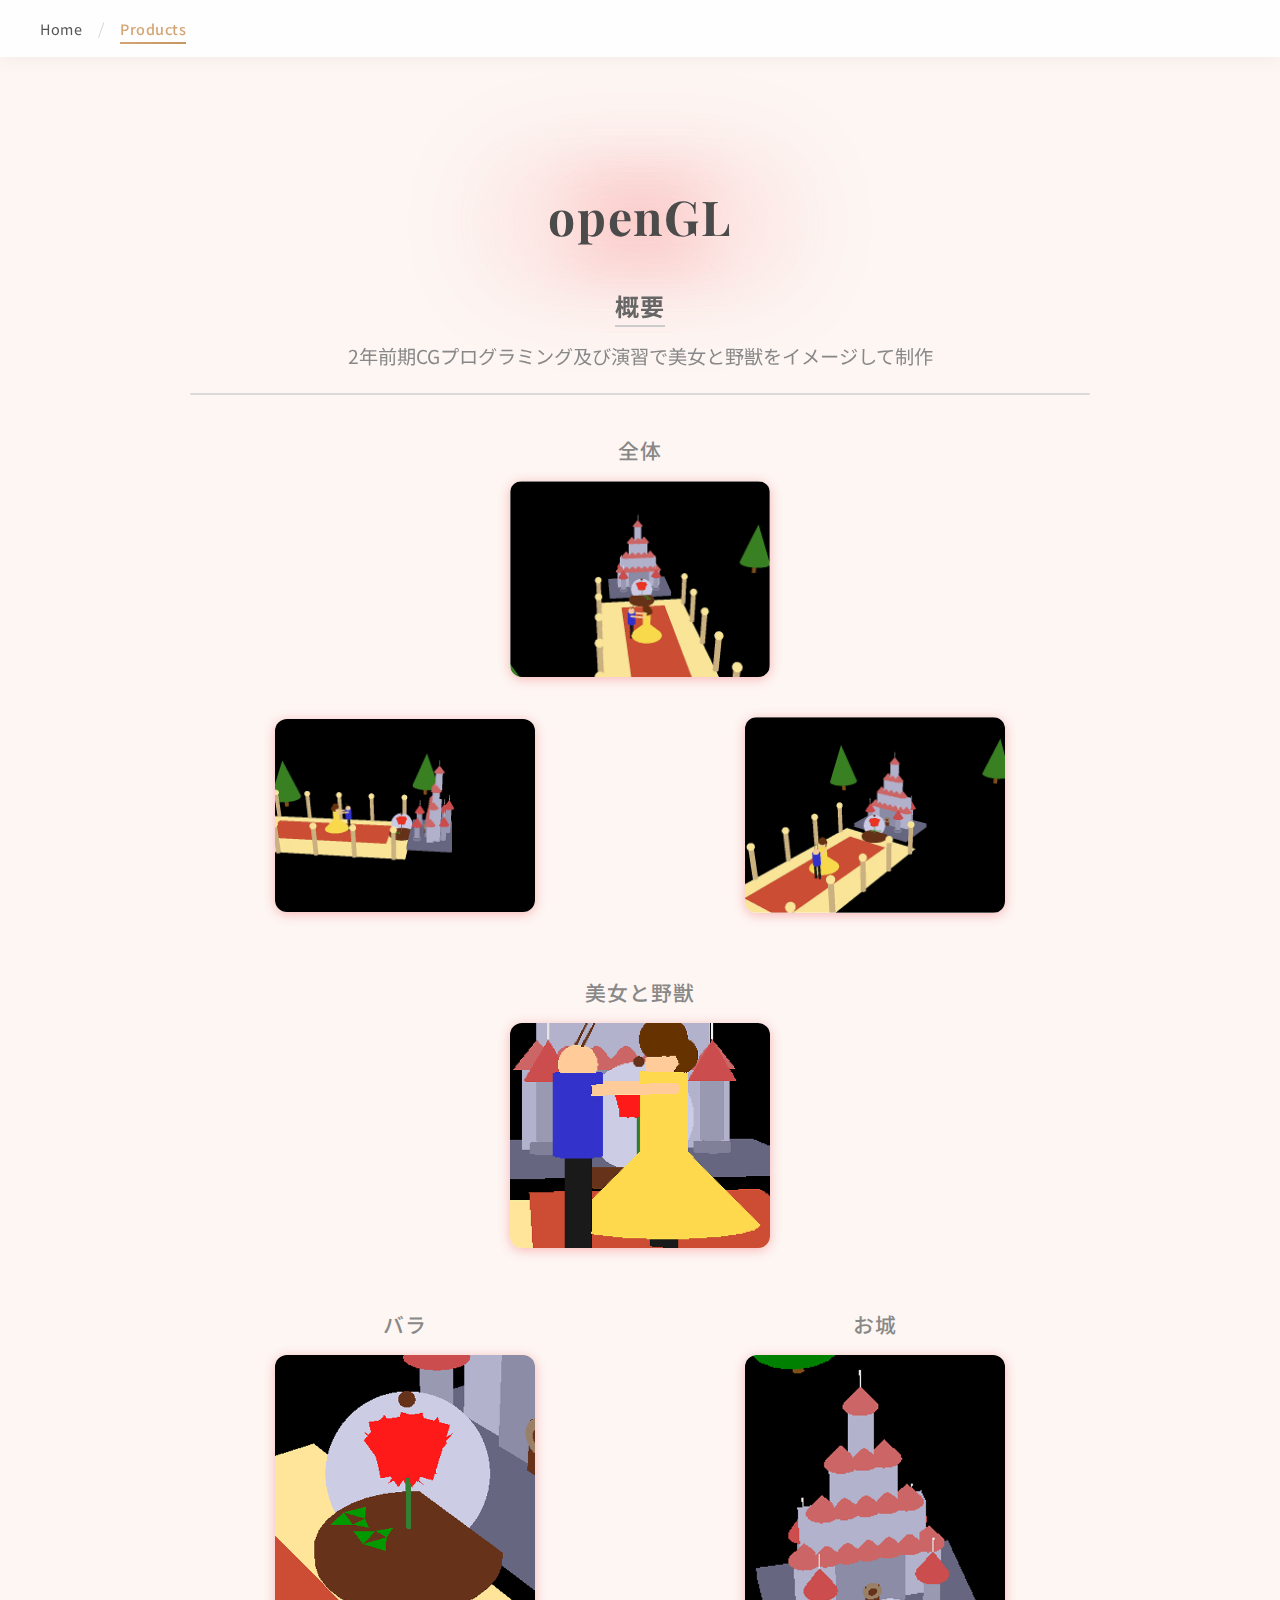
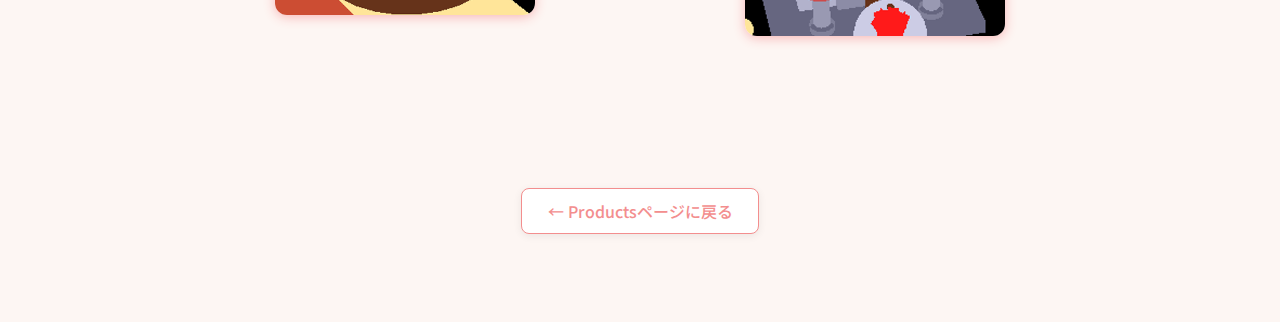
<file: cg.html>
<!DOCTYPE html>
<html lang="ja">
<head>
  <meta charset="UTF-8" />
  <meta name="viewport" content="width=device-width, initial-scale=1.0" />
  <title>openGL | Product Detail</title>
  <link rel="stylesheet" href="cg.css" />
  <link href="https://fonts.googleapis.com/css2?family=Playfair+Display:wght@400;700&family=Noto+Sans+JP:wght@300;400;500&display=swap" rel="stylesheet" />
</head>
<body>
    <nav class="navbar">
      <div class="nav-container">
        <div class="nav-links">
          <a href="index.html" class="nav-link">Home</a>
          <span class="nav-separator">/</span>
          <a href="product.html" class="nav-link active">Products</a>
        </div>
      </div>
    </nav>
  <main class="main-content">
    <section class="hero-section">
      <h1 class="cg-title">openGL</h1>
    </section>
    <section class="summary-section">
      <h2 class="section-title"><span>概要</span></h2>
      <p class="summary-text">
        2年前期CGプログラミング及び演習で美女と野獣をイメージして制作
      </p>
    </section>
    <section class="cg-visual-section">
      <div class="cg-block">
        <h3 class="cg-block-title">全体</h3>
        <div class="cg-image-wrap">
          <img src="image/cg/main.png" alt="全体" class="cg-image" />
        </div>
      </div>
      <div class="cg-block-row">
        <div class="cg-image-wrap">
          <img src="image/cg/main2.png" alt="全体2" class="cg-image" />
        </div>
        <div class="cg-image-wrap">
          <img src="image/cg/main3.png" alt="全体3" class="cg-image" />
        </div>
      </div>
      <div class="cg-block">
        <h3 class="cg-block-title">美女と野獣</h3>
        <div class="cg-image-wrap">
          <img src="image/cg/beauty.png" alt="美女と野獣" class="cg-image" />
        </div>
      </div>
      <div class="cg-block-row">
        <div>
          <h3 class="cg-block-title">バラ</h3>
          <div class="cg-image-wrap">
            <img src="image/cg/rose.png" alt="バラ" class="cg-image" />
          </div>
        </div>
        <div>
          <h3 class="cg-block-title">お城</h3>
          <div class="cg-image-wrap">
            <img src="image/cg/castle.png" alt="お城" class="cg-image" />
          </div>
        </div>
      </div>
    </section>
  </main>
  <div class="back-btn-wrap">
    <a href="product.html" class="back-btn">← Productsページに戻る</a>
  </div>
</body>
</html>
</file>
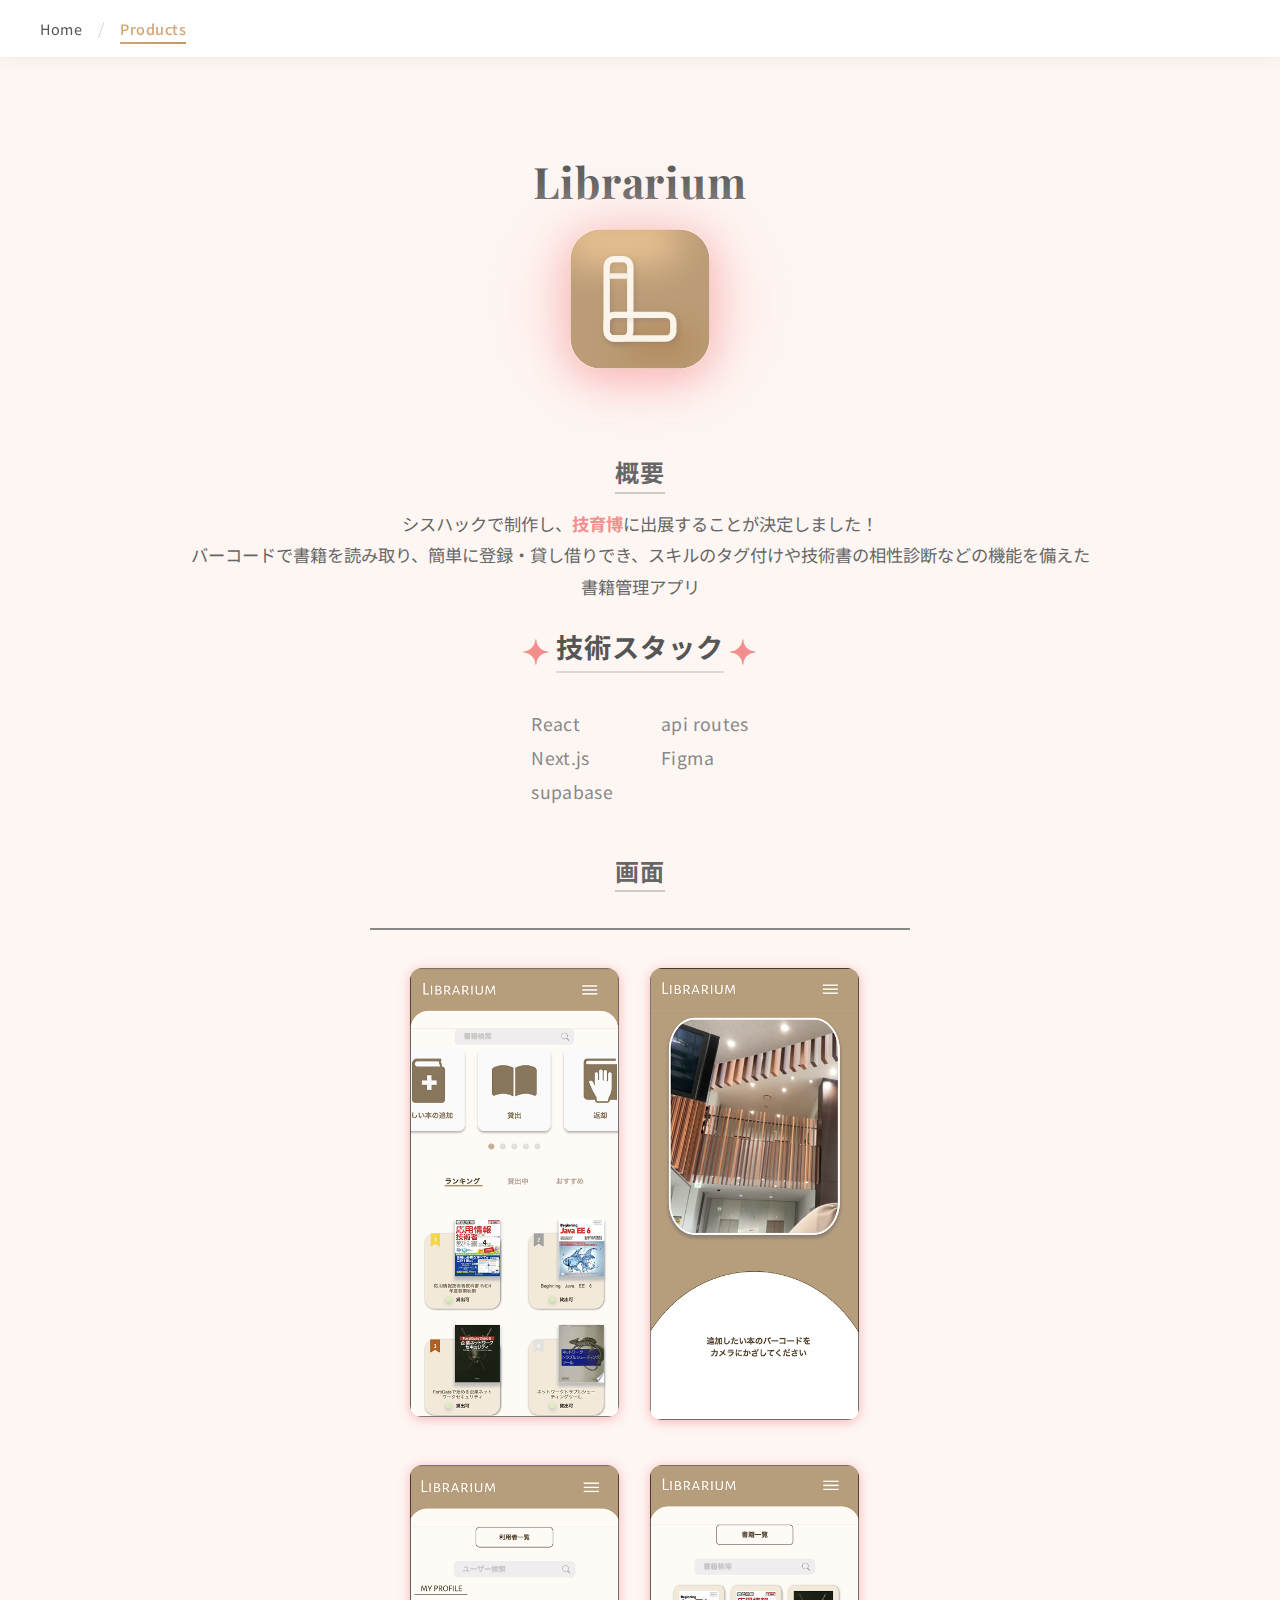
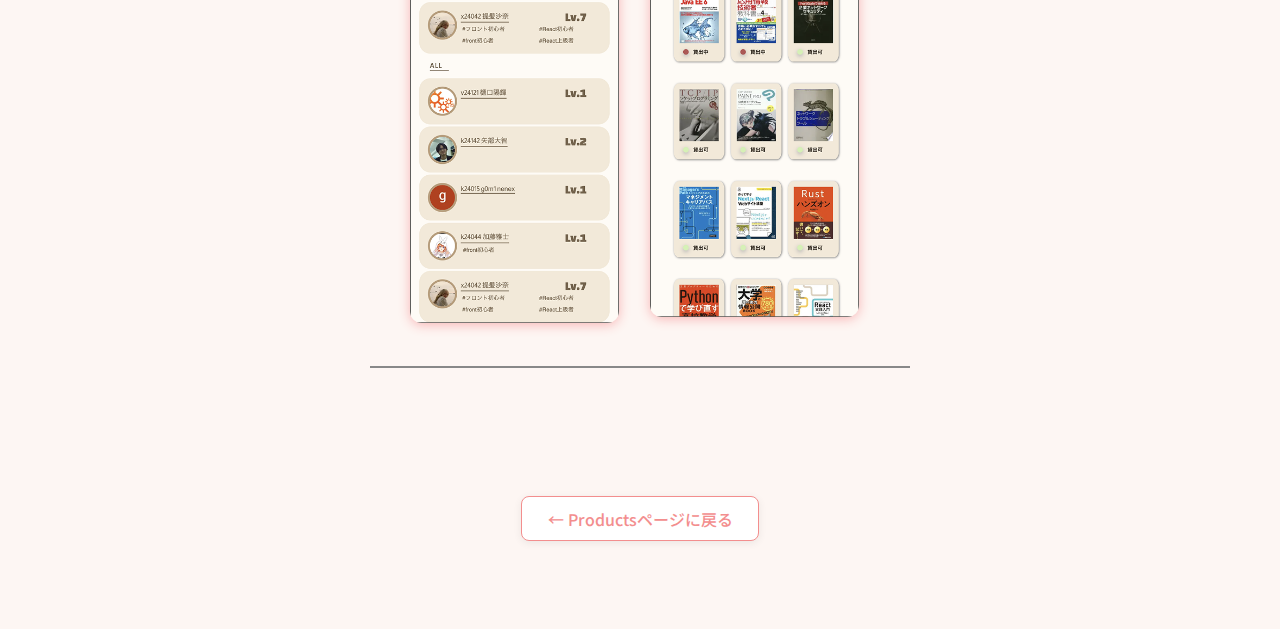
<file: librarium.html>
<!DOCTYPE html>
<html lang="ja">
  <head>
    <meta charset="UTF-8" />
    <meta name="viewport" content="width=device-width, initial-scale=1.0" />
    <title>Librarium | Product Detail</title>
    <link rel="stylesheet" href="yohaku.css" />
    <link href="https://fonts.googleapis.com/css2?family=Playfair+Display:wght@400;700&family=Noto+Sans+JP:wght@300;400;500&display=swap" rel="stylesheet" />
  </head>
  <body>
    <nav class="navbar">
      <div class="nav-container">
        <div class="nav-links">
          <a href="index.html" class="nav-link">Home</a>
          <span class="nav-separator">/</span>
          <a href="product.html" class="nav-link active">Products</a>
        </div>
      </div>
    </nav>
    <main class="main-content">
      <section class="hero-section">
        <h1 class="logo-title">Librarium</h1>
        <div class="logo-image-wrap">
          <img src="image/products/libra.svg" alt="Librarium ロゴ" class="logo-image" />
          <div class="logo-glow"></div>
        </div>
      </section>
      <section class="summary-section">
        <h2 class="section-title"><span>概要</span></h2>
        <p class="summary-text">
          シスハックで制作し、<span class="highlight">技育博</span>に出展することが決定しました！<br />
          バーコードで書籍を読み取り、簡単に登録・貸し借りでき、スキルのタグ付けや技術書の相性診断などの機能を備えた書籍管理アプリ
        </p>
      </section>
      <section class="stack-section">
        <h2 class="stack-title">
          <span class="star">✦</span>
          <span class="stack-text">技術スタック</span>
          <span class="star">✦</span>
        </h2>
        <div class="stack-list">
          <ul>
            <li>React</li>
            <li>Next.js</li>
            <li>supabase</li>
          </ul>
          <ul>
            <li>api routes</li>
            <li>Figma</li>
          </ul>
        </div>
      </section>
      <section class="screens-section">
        <h2 class="section-title"><span>画面</span></h2>
        <div class="screens-grid">
          <div class="screen-item">
            <img src="image/librarium/1.png" alt="Librarium スクリーン1" />
          </div>
          <div class="screen-item">
            <img src="image/librarium/2.png" alt="Librarium スクリーン2" />
          </div>
          <div class="screen-item">
            <img src="image/librarium/3.png" alt="Librarium スクリーン3" />
          </div>
          <div class="screen-item">
            <img src="image/librarium/4.png" alt="Librarium スクリーン4" />
          </div>
        </div>
      </section>
    </main>
        <div class="back-btn-wrap">
      <a href="product.html" class="back-btn">← Productsページに戻る</a>
    </div>
  </body>
</html>
</file>
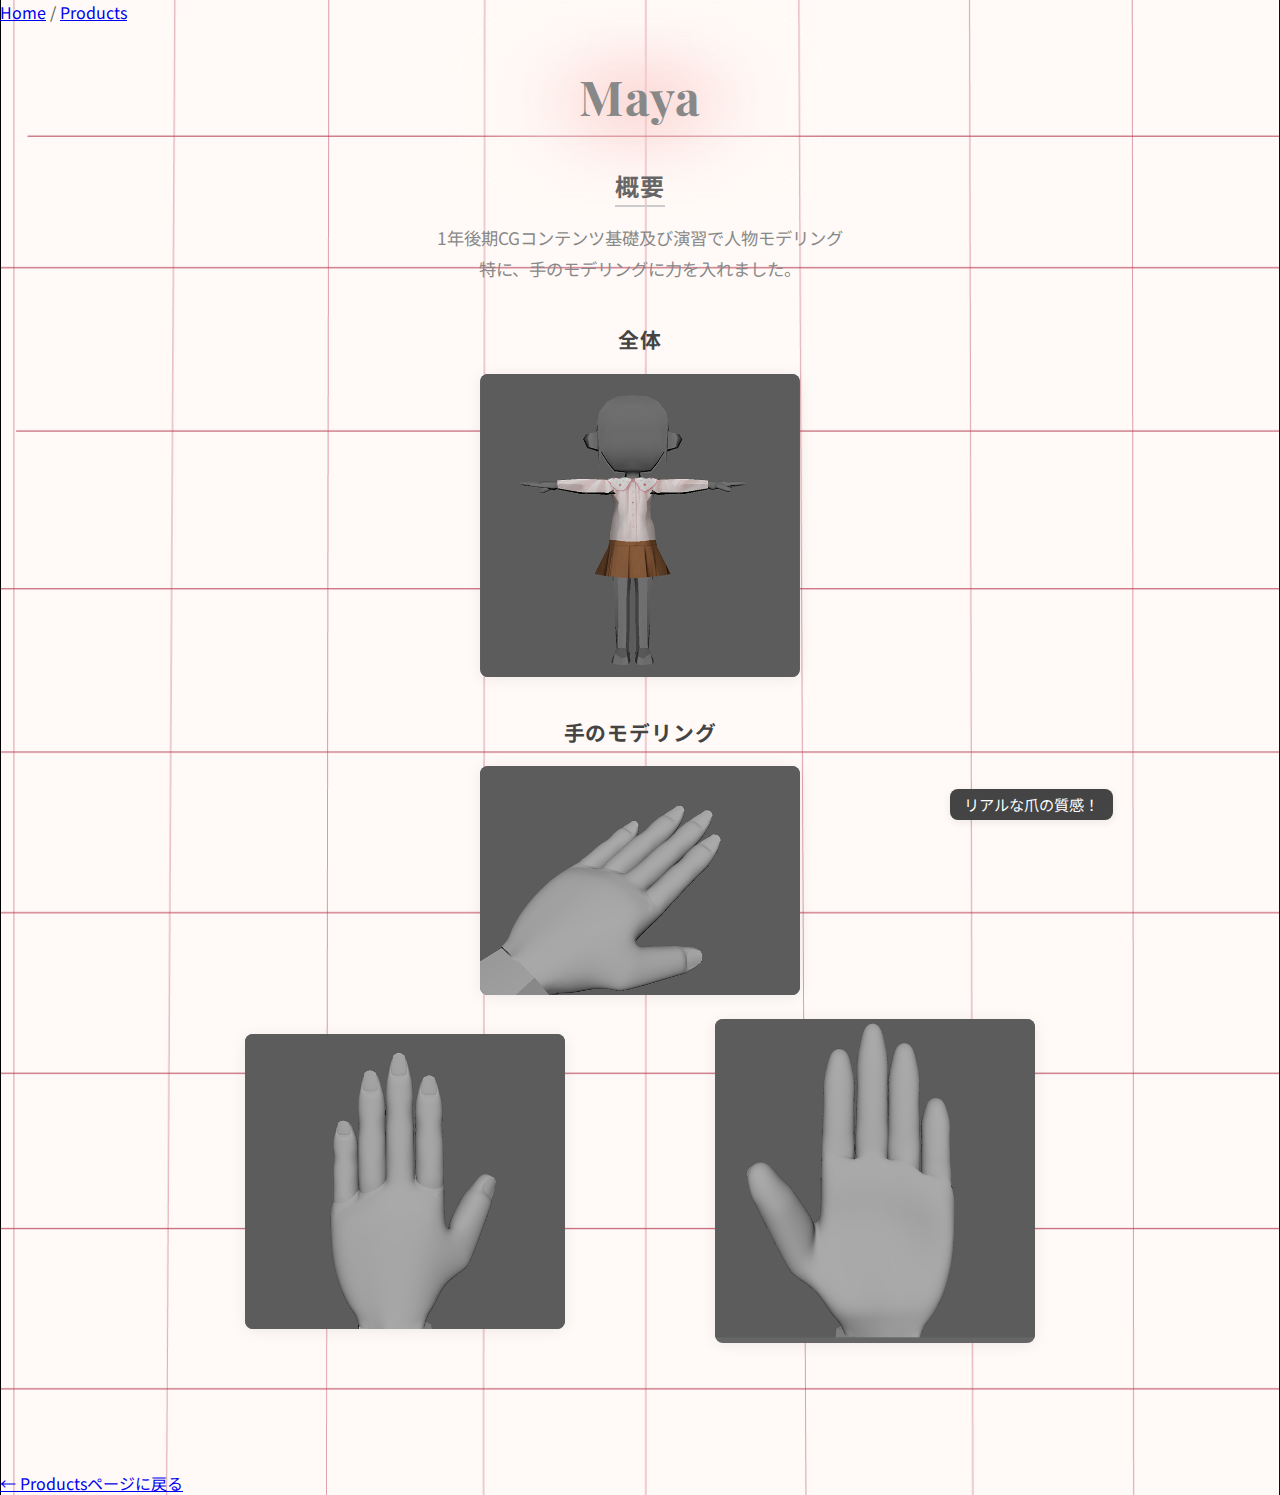
<file: maya.html>
<!DOCTYPE html>
<html lang="ja">
  <head>
    <meta charset="UTF-8" />
    <meta name="viewport" content="width=device-width, initial-scale=1.0" />
    <title>Maya | Product Detail</title>
    <link rel="stylesheet" href="maya.css" />
    <link
      href="https://fonts.googleapis.com/css2?family=Playfair+Display:wght@400;700&family=Noto+Sans+JP:wght@300;400;500&display=swap"
      rel="stylesheet"
    />
  </head>
  <body>
    <nav class="navbar">
      <div class="nav-container">
        <div class="nav-links">
          <a href="index.html" class="nav-link">Home</a>
          <span class="nav-separator">/</span>
          <a href="product.html" class="nav-link active">Products</a>
        </div>
      </div>
    </nav>
    <main class="main-content">
      <section class="hero-section">
        <h1 class="maya-title">Maya</h1>
      </section>
      <section class="summary-section">
        <h2 class="section-title"><span>概要</span></h2>
        <p class="summary-text">
          1年後期CGコンテンツ基礎及び演習で人物モデリング<br />
          特に、手のモデリングに力を入れました。
        </p>
      </section>
      <section class="maya-visual-section">
        <div class="maya-block">
          <h3 class="maya-block-title">全体</h3>
          <div class="maya-image-wrap">
            <img src="image/maya/body.png" alt="maya全体" class="maya-image" />
          </div>
        </div>
        <div class="maya-block">
          <h3 class="maya-block-title">手のモデリング</h3>
          <div class="maya-image-wrap hand-main">
            <img src="image/maya/hand.png" alt="手1" class="maya-image" />
            <span class="maya-balloon">リアルな爪の質感！</span>
          </div>
          <div class="maya-hands-row">
            <div class="maya-image-wrap">
              <img src="image/maya/handup.png" alt="手2" class="maya-image" />
            </div>
            <div class="maya-image-wrap">
              <img src="image/maya/handback.png" alt="手3" class="maya-image" />
            </div>
          </div>
        </div>
      </section>
    </main>
        <div class="back-btn-wrap">
      <a href="product.html" class="back-btn">← Productsページに戻る</a>
    </div>
  </body>
</html>
</file>
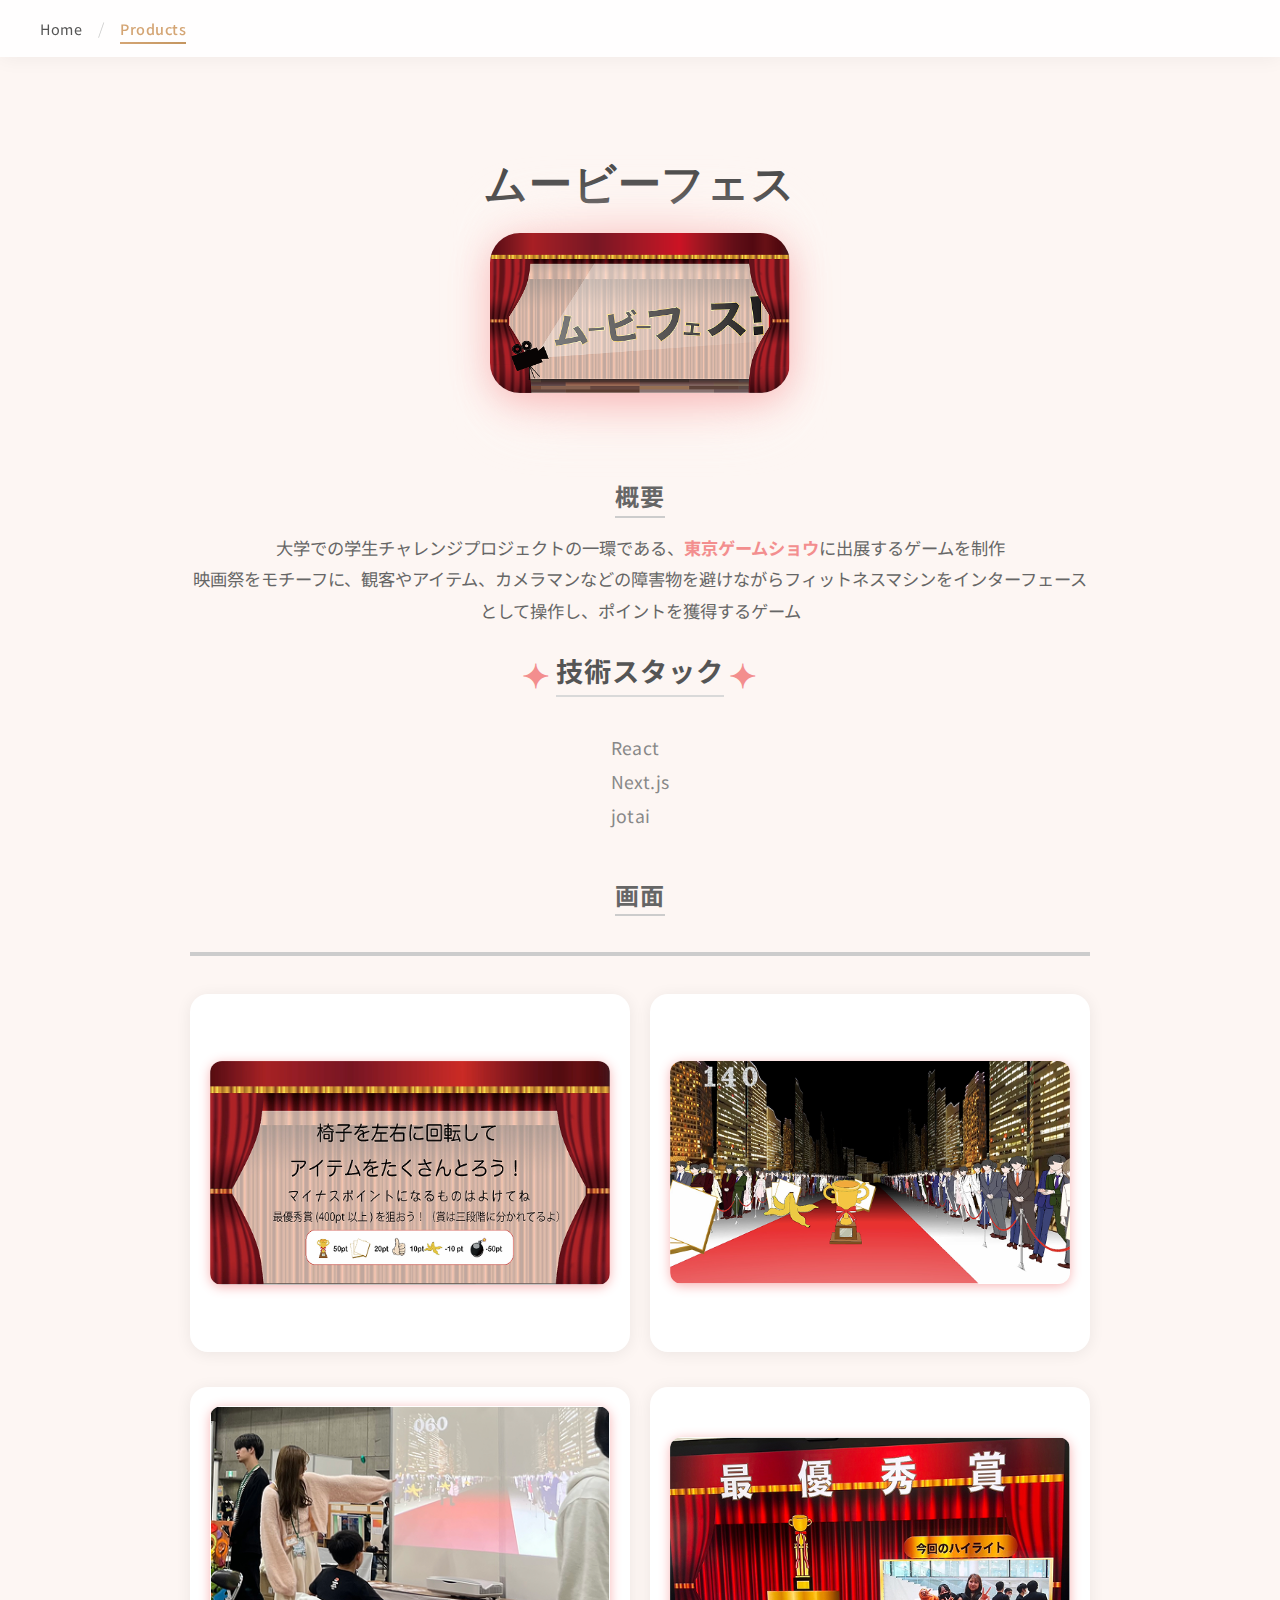
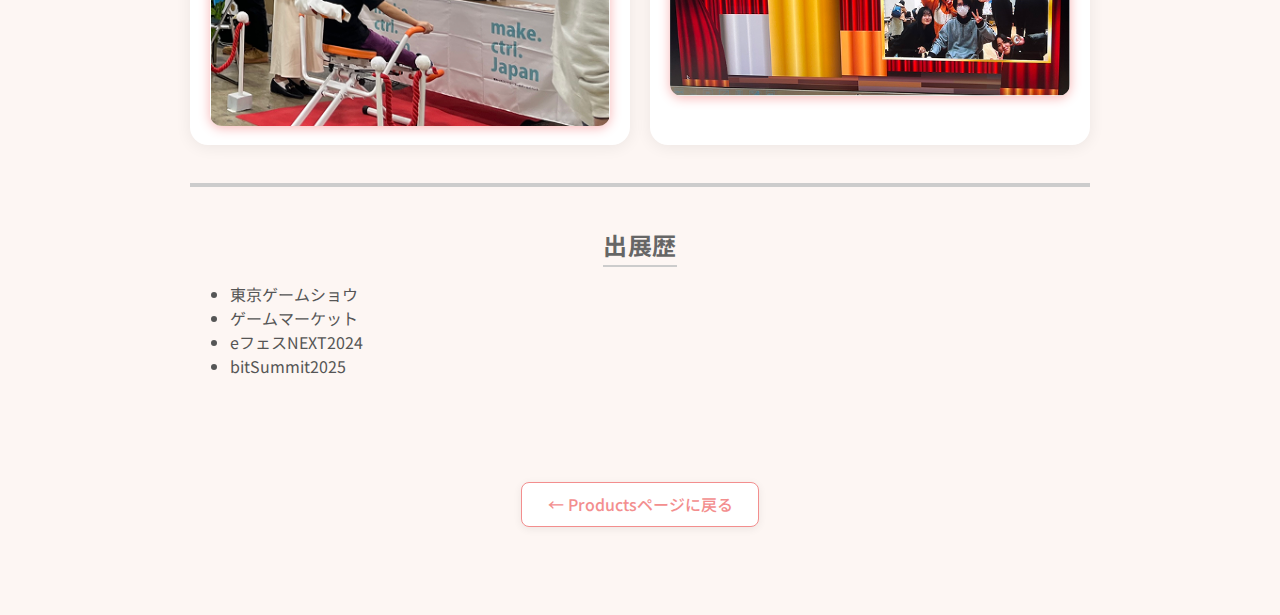
<file: movei.html>
<!DOCTYPE html>
<html lang="ja">
  <head>
    <meta charset="UTF-8" />
    <meta name="viewport" content="width=device-width, initial-scale=1.0" />
    <title>ムービーフェス | Product Detail</title>
    <link rel="stylesheet" href="movie.css
    " />
    <link href="https://fonts.googleapis.com/css2?family=Playfair+Display:wght@400;700&family=Noto+Sans+JP:wght@300;400;500&display=swap" rel="stylesheet" />
  </head>
  <body>
    <nav class="navbar">
      <div class="nav-container">
        <div class="nav-links">
          <a href="index.html" class="nav-link">Home</a>
          <span class="nav-separator">/</span>
          <a href="product.html" class="nav-link active">Products</a>
        </div>
      </div>
    </nav>
    <main class="main-content">
      <section class="hero-section">
        <h1 class="logo-title">ムービーフェス</h1>
        <div class="logo-image-wrap">
          <img src="image/movie/title.png" alt="ムービーフェス ロゴ" class="logo-image" />
          <div class="logo-glow"></div>
        </div>
      </section>
      <section class="summary-section">
        <h2 class="section-title"><span>概要</span></h2>
        <p class="summary-text">
          大学での学生チャレンジプロジェクトの一環である、<span class="highlight">東京ゲームショウ</span>に出展するゲームを制作<br />
          映画祭をモチーフに、観客やアイテム、カメラマンなどの障害物を避けながらフィットネスマシンをインターフェースとして操作し、ポイントを獲得するゲーム
        </p>
      </section>
      <section class="stack-section">
        <h2 class="stack-title">
          <span class="star">✦</span>
          <span class="stack-text">技術スタック</span>
          <span class="star">✦</span>
        </h2>
        <div class="stack-list">
          <ul>
            <li>React</li>
            <li>Next.js</li>
            <li>jotai</li>
          </ul>
      </section>
      <section class="screens-section">
        <h2 class="section-title"><span>画面</span></h2>
        <div class="screens-grid">
          <div class="screen-item"><img src="image/movie/screen1.png" alt="画面1" /></div>
          <div class="screen-item"><img src="image/movie/screen2.png" alt="画面2" /></div>
          <div class="screen-item"><img src="image/movie/screen3.png" alt="画面3" /></div>
          <div class="screen-item"><img src="image/movie/screen4.png" alt="画面4" /></div>
        </div>
      </section>
      <section class="history-section">
        <h2 class="section-title"><span>出展歴</span></h2>
        <ul class="history-list">
          <li>東京ゲームショウ</li>
          <li>ゲームマーケット</li>
          <li>eフェスNEXT2024</li>
          <li>bitSummit2025</li>
        </ul>
      </section>
    </main>
        <div class="back-btn-wrap">
      <a href="product.html" class="back-btn">← Productsページに戻る</a>
    </div>
  </body>
</html>
</file>
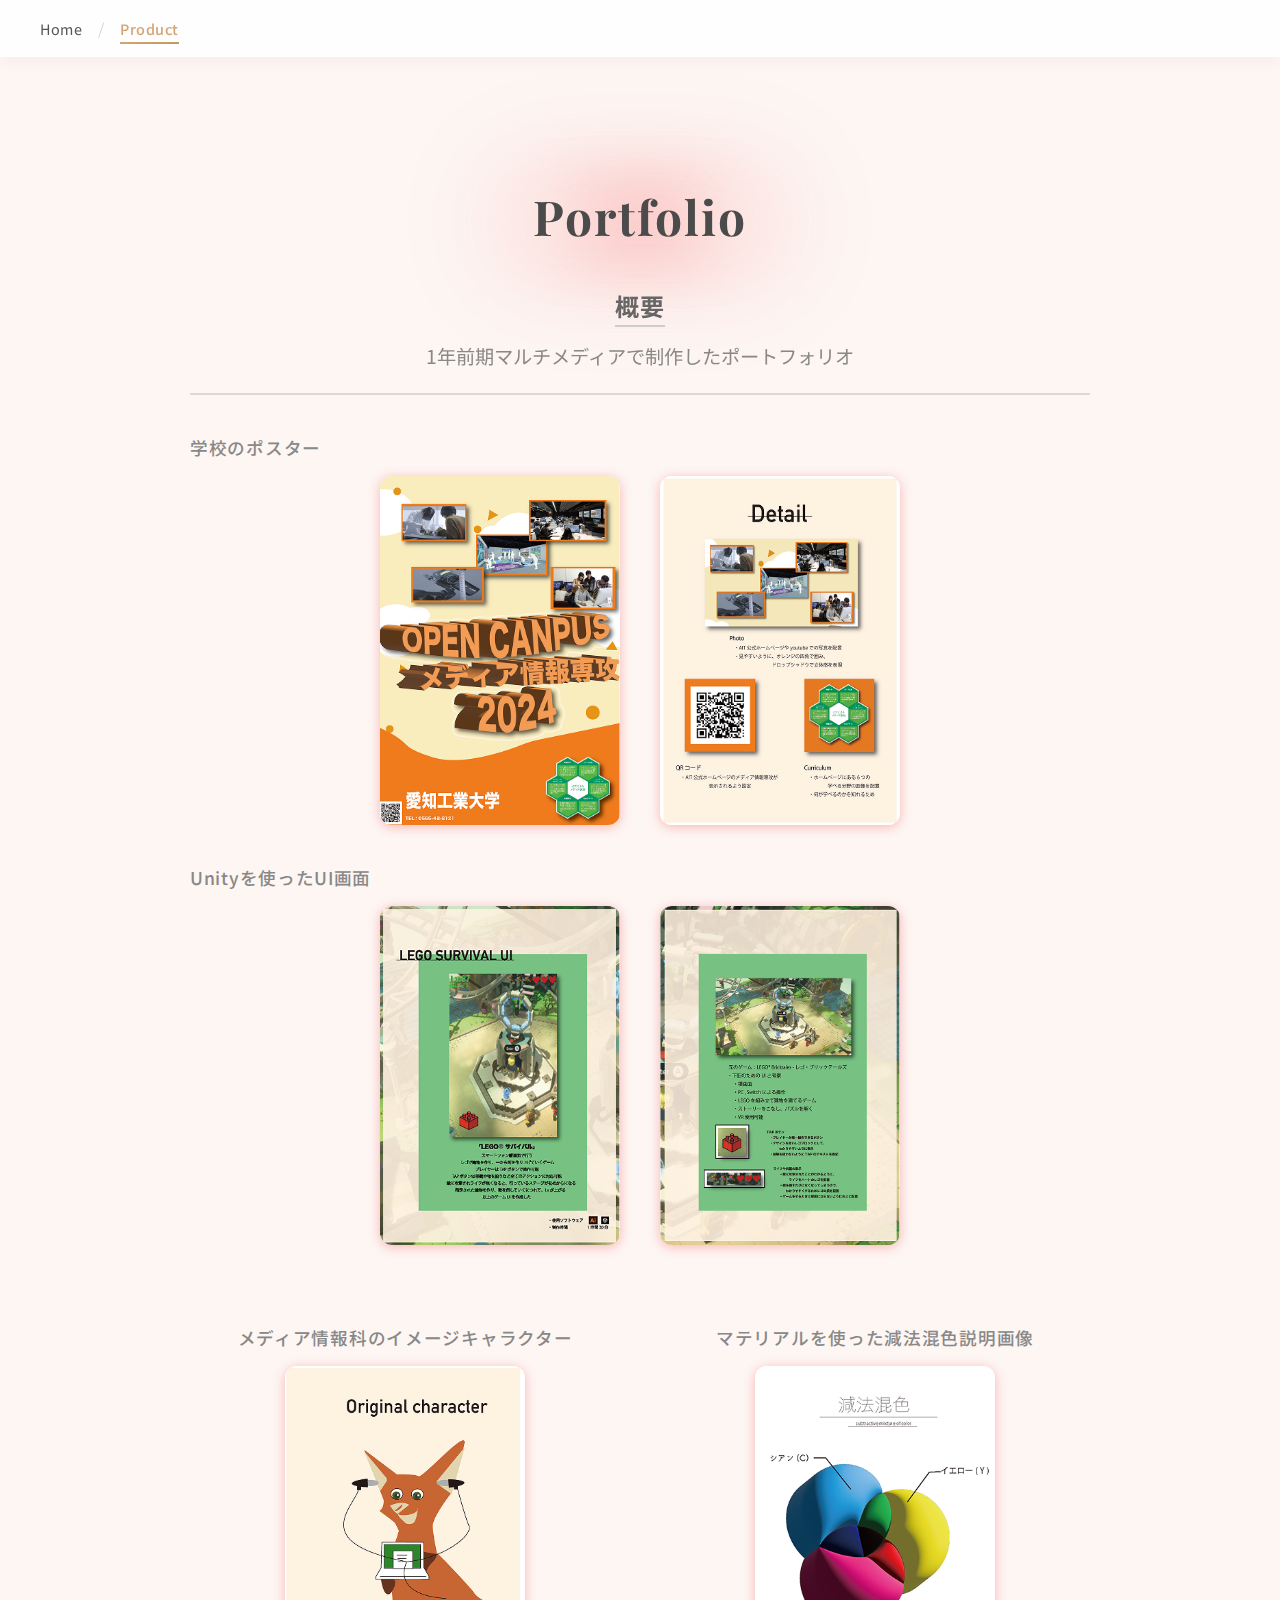
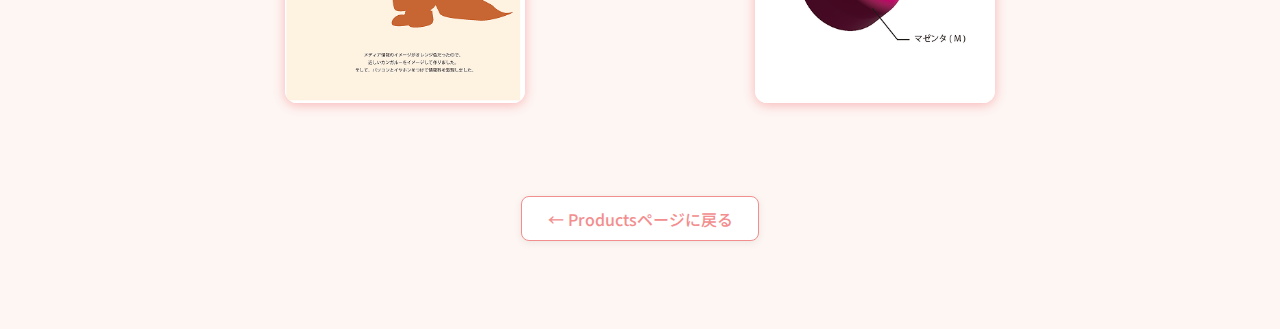
<file: portfolio.html>
<!DOCTYPE html>
<html lang="ja">
<head>
  <meta charset="UTF-8" />
  <meta name="viewport" content="width=device-width, initial-scale=1.0" />
  <title>Portfolio</title>
  <link rel="stylesheet" href="portfolio.css" />
  <link href="https://fonts.googleapis.com/css2?family=Playfair+Display:wght@400;700&family=Noto+Sans+JP:wght@300;400;500&display=swap" rel="stylesheet" />
</head>
<body>
  <nav class="navbar">
    <div class="nav-container">
      <div class="nav-links">
        <a href="index.html" class="nav-link">Home</a>
        <span class="nav-separator">/</span>
        <a href="product.html" class="nav-link active">Product</a>
      </div>
    </div>
  </nav>
  <main class="main-content">
    <section class="hero-section">
      <h1 class="logo-title">Portfolio</h1>
    </section>
    <section class="summary-section">
      <h2 class="section-title"><span>概要</span></h2>
      <p class="summary-text">1年前期マルチメディアで制作したポートフォリオ</p>
    </section>
    <section class="works-section">
      <h3 class="works-title">学校のポスター</h3>
      <div class="works-grid">
        <img src="image/portfolio/poster1.png" alt="ポスター1" class="work-img" />
        <img src="image/portfolio/poster2.png" alt="ポスター2" class="work-img" />
      </div>
      <h3 class="works-title">Unityを使ったUI画面</h3>
      <div class="works-grid">
        <img src="image/portfolio/unity1.png" alt="Unity UI1" class="work-img" />
        <img src="image/portfolio/unity2.png" alt="Unity UI2" class="work-img" />
      </div>
      <div class="works-row">
        <div>
          <h3 class="works-title">メディア情報科のイメージキャラクター</h3>
          <img src="image/portfolio/character.png" alt="キャラクター" class="work-img" />
        </div>
        <div>
          <h3 class="works-title">マテリアルを使った減法混色説明画像</h3>
          <img src="image/portfolio/material.png" alt="減法混色" class="work-img" />
        </div>
      </div>
    </section>
  </main>
          <div class="back-btn-wrap">
      <a href="product.html" class="back-btn">← Productsページに戻る</a>
    </div>
</body>
</html>
</file>
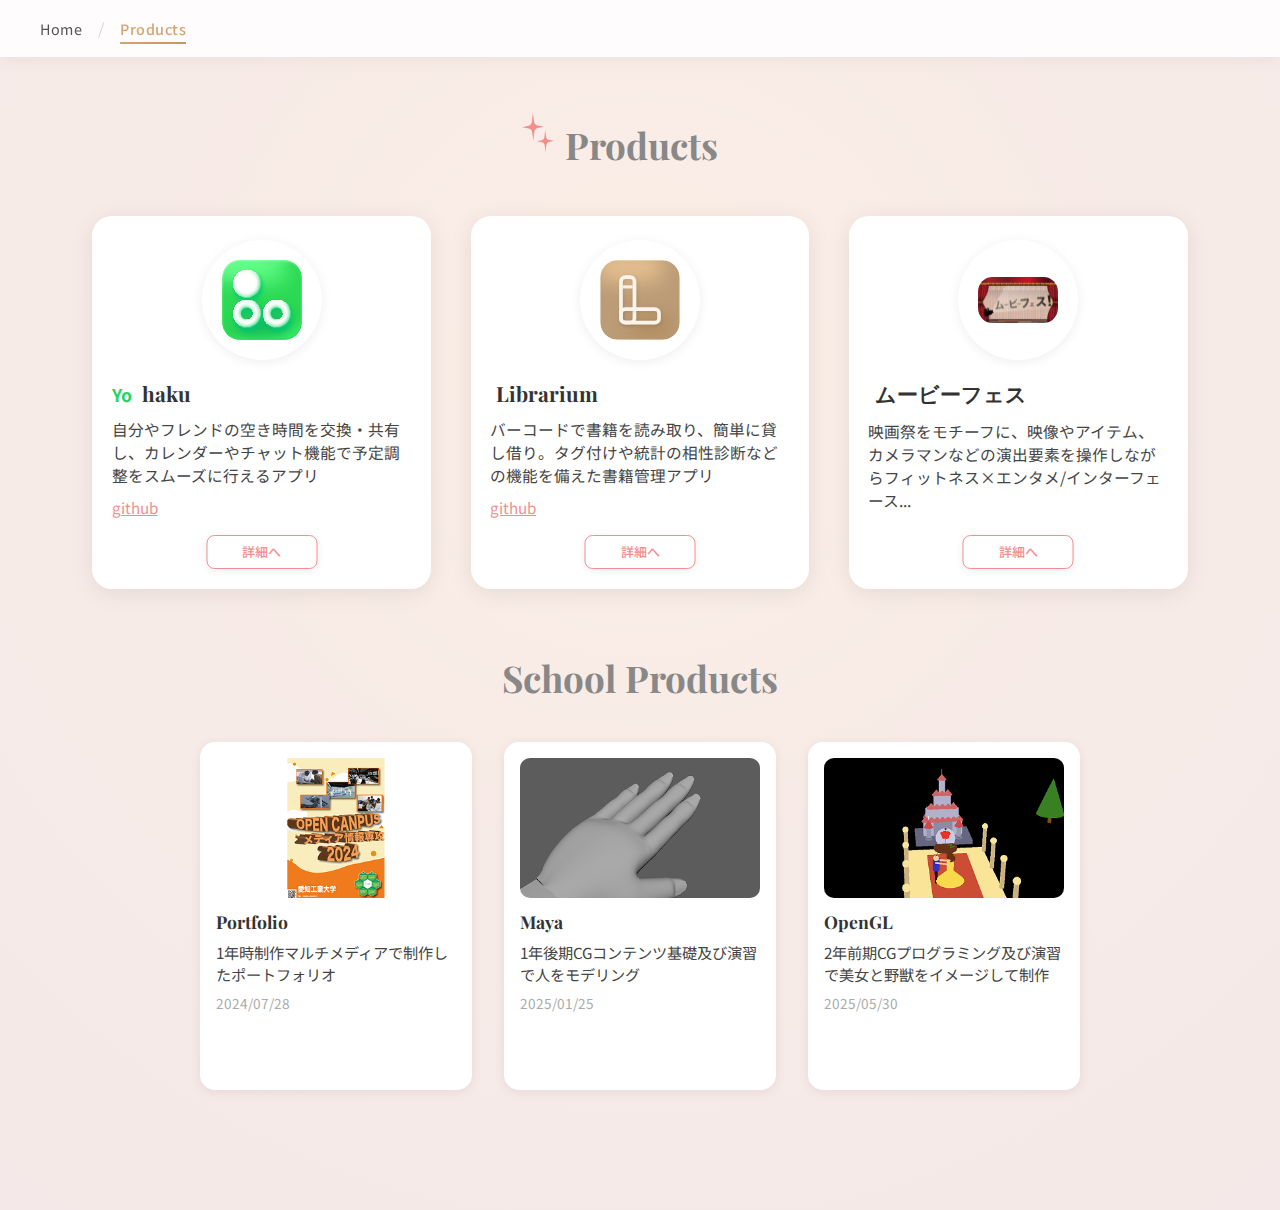
<file: product.html>
<!DOCTYPE html>
<html lang="ja">
  <head>
    <meta charset="UTF-8" />
    <meta name="viewport" content="width=device-width, initial-scale=1.0" />
    <title>Products | Sana's Portfolio</title>
    <link rel="stylesheet" href="product.css" />
    <link
      href="https://fonts.googleapis.com/css2?family=Playfair+Display:wght@400;700&family=Noto+Sans+JP:wght@300;400;500&display=swap"
      rel="stylesheet"
    />
  </head>
  <body>
    <nav class="navbar">
      <div class="nav-container">
        <div class="nav-links">
          <a href="index.html" class="nav-link">Home</a>
          <span class="nav-separator">/</span>
          <a href="product.html" class="nav-link active">Products</a>
        </div>
      </div>
    </nav>
    <main class="main-content">
      <section class="about-section">
        <h1 class="products-title">
          <img
            src="image/products/star-pink.svg"
            alt="star"
            class="star-pink"
          />
          Products
        </h1>

        <div class="products-cards">
          <div class="product-card">
            <div class="product-image-circle">
              <img src="image/products/yohaku.svg" alt="Yo haku" />
            </div>
            <div class="product-info">
              <span class="product-label yo">Yo</span>
              <span class="product-title">haku</span>
              <p class="product-desc">
                自分やフレンドの空き時間を交換・共有し、カレンダーやチャット機能で予定調整をスムーズに行えるアプリ
              </p>
              <div class="product-links">
                <a
                  href="https://github.com/kinako1415/yohaku"
                  class="product-link"
                  target="_blank"
                  rel="noopener noreferrer"
                  >github</a
                >
              </div>
              <a href="yohaku.html" class="product-detail-btn">詳細へ</a>
            </div>
          </div>
          <div class="product-card">
            <div class="product-image-circle">
              <img src="image/products/libra.svg" alt="Librarium" />
            </div>
            <div class="product-info">
              <span class="product-title">Librarium</span>
              <p class="product-desc">
                バーコードで書籍を読み取り、簡単に貸し借り。タグ付けや統計の相性診断などの機能を備えた書籍管理アプリ
              </p>
              <div class="product-links">
                <a
                  href="https://github.com/nrak126/librarium"
                  class="product-link"
                  target="_blank"
                  rel="noopener noreferrer"
                  >github</a
                >
              </div>
              <a href="librarium.html" class="product-detail-btn">詳細へ</a>
            </div>
          </div>
          <div class="product-card">
            <div class="product-image-circle">
              <img src="image/products/moveifes.svg" alt="ムービーフェス" />
            </div>
            <div class="product-info">
              <span class="product-title">ムービーフェス</span>
              <p class="product-desc">
                映画祭をモチーフに、映像やアイテム、カメラマンなどの演出要素を操作しながらフィットネス×エンタメ/インターフェース...
              </p>
              <a href="movei.html" class="product-detail-btn">詳細へ</a>
            </div>
          </div>
        </div>
      </section>
      <section class="school-products-section">
        <h2 class="school-products-title">School Products</h2>
        <div class="school-products-cards">
          <a href="portfolio.html" class="school-product-card-link">
            <div class="school-product-card">
              <img src="image/products/portfolio.png" alt="Portfolio" />
              <div class="school-product-info">
                <span class="school-product-title">Portfolio</span>
                <p class="school-product-desc">
                  1年時制作マルチメディアで制作したポートフォリオ
                </p>
                <span class="school-product-date">2024/07/28</span>
              </div>
            </div>
          </a>
          <a href="maya.html" class="school-product-card-link">
            <div class="school-product-card">
              <img src="image/products/maya.png" alt="Maya" />
              <div class="school-product-info">
                <span class="school-product-title">Maya</span>
                <p class="school-product-desc">
                  1年後期CGコンテンツ基礎及び演習で人をモデリング
                </p>
                <span class="school-product-date">2025/01/25</span>
              </div>
            </div>
          </a>
          <a href="cg.html" class="school-product-card-link">
            <div class="school-product-card">
              <img src="image/products/cg.png" alt="OpenGL" />
              <div class="school-product-info">
                <span class="school-product-title">OpenGL</span>
                <p class="school-product-desc">
                  2年前期CGプログラミング及び演習で美女と野獣をイメージして制作
                </p>
                <span class="school-product-date">2025/05/30</span>
              </div>
            </div>
          </a>
        </div>
      </section>
    </main>
    <script src="product.js"></script>
  </body>
</html>
</file>
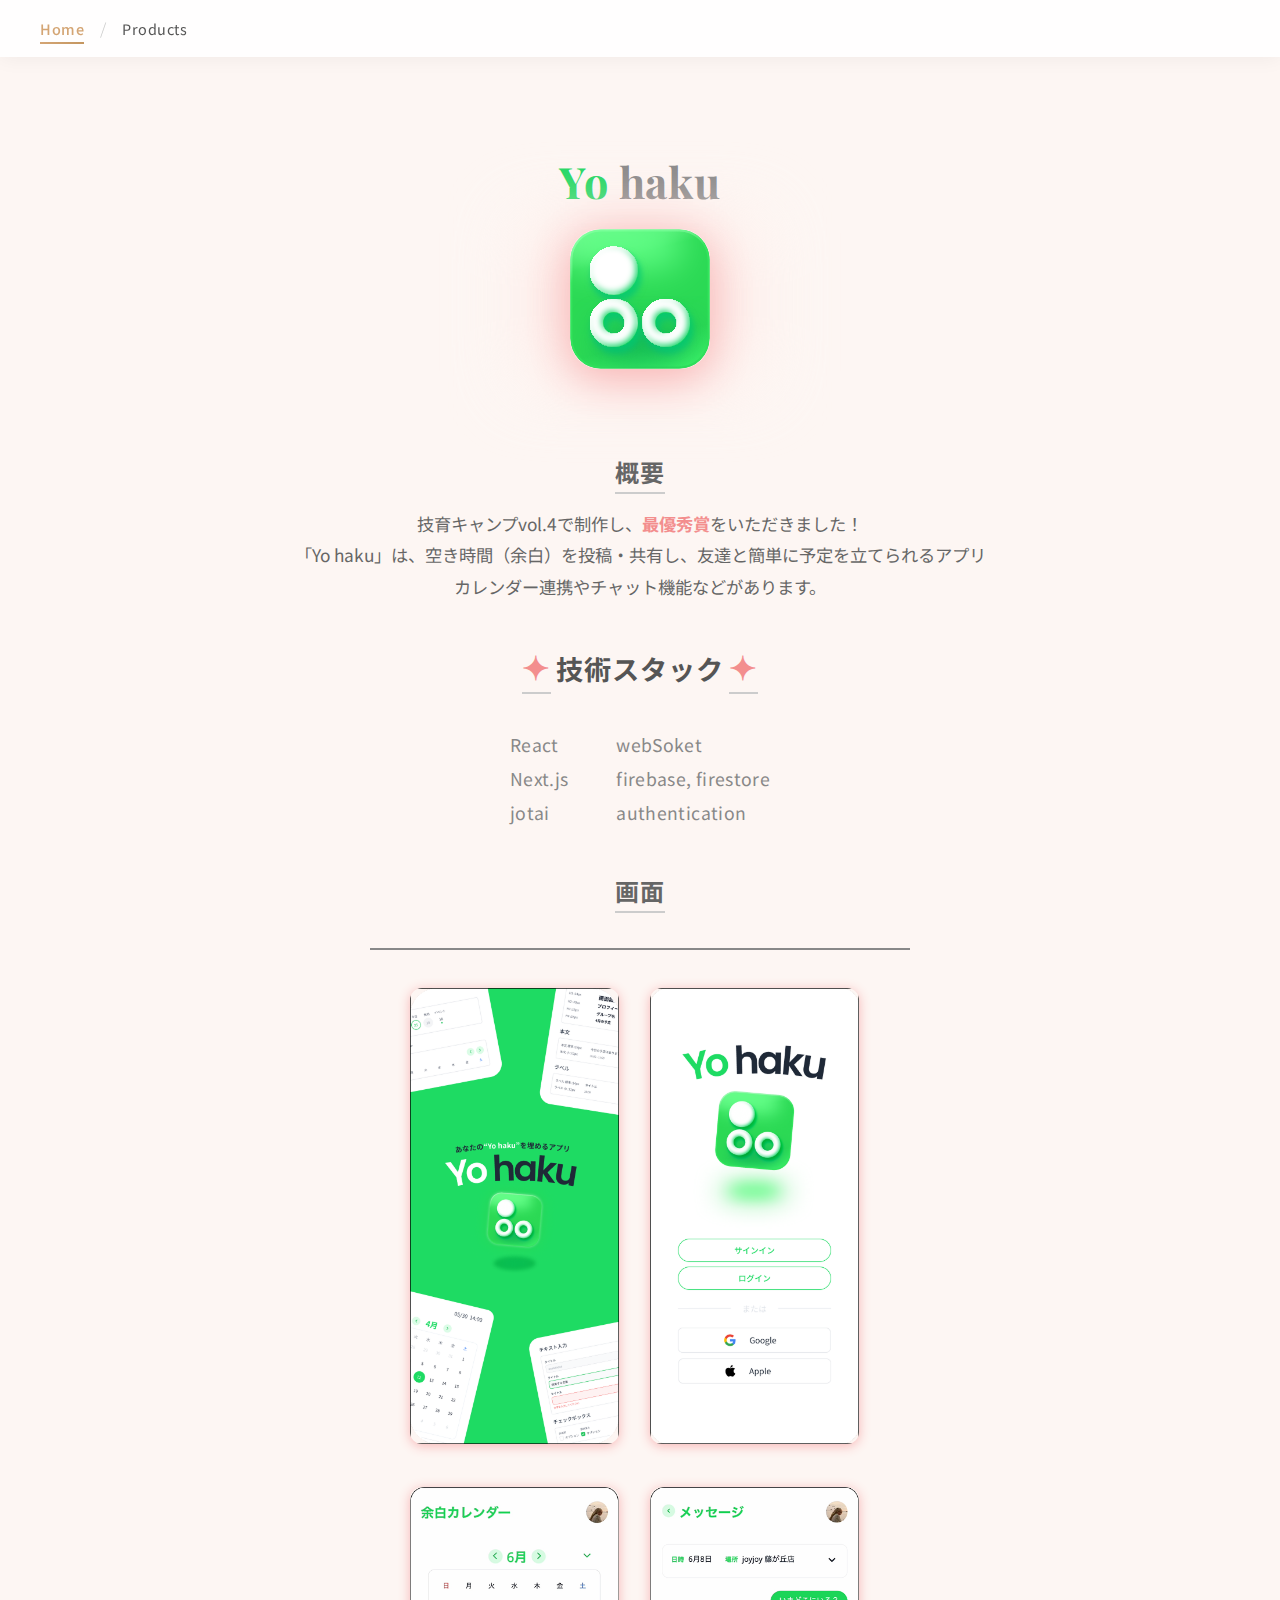
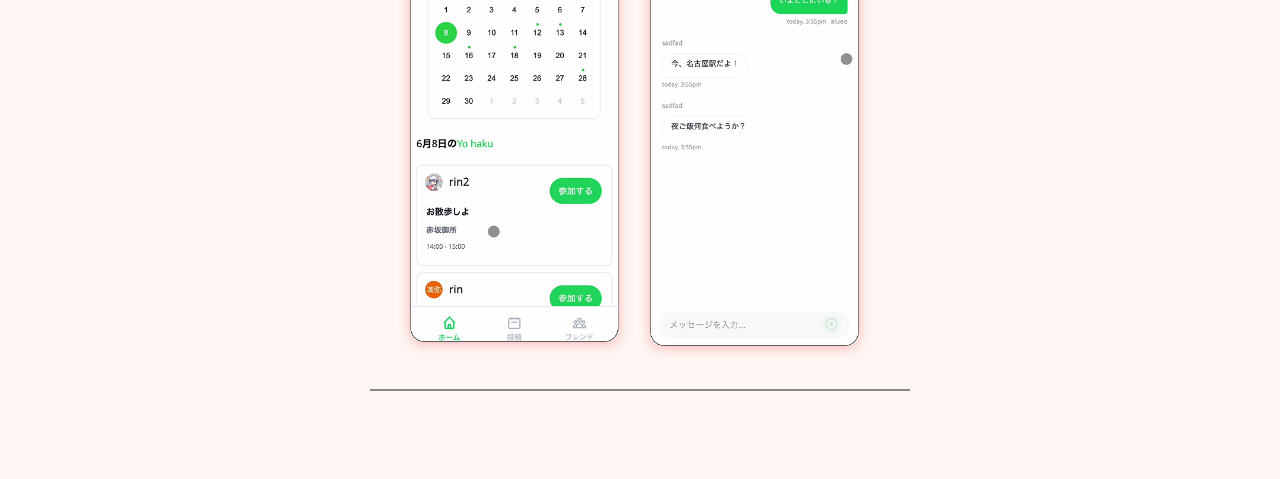
<file: yohaku.html>
<!DOCTYPE html>
<html lang="ja">
  <head>
    <meta charset="UTF-8" />
    <meta name="viewport" content="width=device-width, initial-scale=1.0" />
    <title>Yo haku | Product Detail</title>
    <link rel="stylesheet" href="yohaku.css" />
    <link
      href="https://fonts.googleapis.com/css2?family=Playfair+Display:wght@400;700&family=Noto+Sans+JP:wght@300;400;500&display=swap"
      rel="stylesheet"
    />
  </head>
  <body>
    <nav class="navbar">
      <div class="nav-container">
        <div class="nav-links">
          <a href="#" class="nav-link active">Home</a>
          <span class="nav-separator">/</span>
          <a href="product.html" class="nav-link">Products</a>
        </div>
      </div>
    </nav>
    
    <main class="main-content">
      <section class="hero-section">
        <h1 class="logo-title">
          <span class="logo-yo">Yo</span> <span class="logo-haku">haku</span>
        </h1>
        <div class="logo-image-wrap">
          <img
            src="image/products/yohaku.svg"
            alt="Yo haku ロゴ"
            class="logo-image"
          />
          <div class="logo-glow"></div>
        </div>
      </section>
      <section class="summary-section">
        <h2 class="section-title"><span>概要</span></h2>
        <p class="summary-text">
          技育キャンプvol.4で制作し、<span class="highlight">最優秀賞</span
          >をいただきました！<br />
          「Yo
          haku」は、空き時間（余白）を投稿・共有し、友達と簡単に予定を立てられるアプリ<br />
          カレンダー連携やチャット機能などがあります。
        </p>
      </section>
      <section class="stack-section">
        <h2 class="section-title stack-title">
          <span class="star">✦</span> 技術スタック <span class="star">✦</span>
        </h2>
        <div class="stack-list">
          <ul>
            <li>React</li>
            <li>Next.js</li>
            <li>jotai</li>
          </ul>
          <ul>
            <li>webSoket</li>
            <li>firebase, firestore</li>
            <li>authentication</li>
          </ul>
        </div>
      </section>
      <section class="screens-section">
        <h2 class="section-title"><span>画面</span></h2>
        <div class="screens-grid">
          <div class="screen-item">
            <img src="image/yohaku/1.png" alt="Yo haku スクリーン1" />
          </div>
          <div class="screen-item">
            <img src="image/yohaku/2.png" alt="Yo haku スクリーン2" />
          </div>
          <div class="screen-item">
            <img src="image/yohaku/3.png" alt="Yo haku スクリーン3" />
          </div>
          <div class="screen-item">
            <img src="image/yohaku/4.png" alt="Yo haku スクリーン4" />
          </div>
        </div>
      </section>
    </main>
  </body>
</html>
</file>
<file: cg.css>
body {
  background: #fdf6f3;
  background-size: cover;
  font-family: "Noto Sans JP", sans-serif;
  color: #555;
  margin: 0;
  padding-top: 3.5rem;
}


.navbar {
  position: fixed;
  top: 0;
  left: 0;
  right: 0;
  background: rgba(255, 255, 255, 0.85);
  backdrop-filter: blur(20px);
  -webkit-backdrop-filter: blur(20px);
  padding: 1rem 2rem;
  z-index: 1000;
  border-bottom: 1px solid rgba(255, 255, 255, 0.3);
  box-shadow: 0 2px 20px rgba(0, 0, 0, 0.05);
}

.nav-container {
  display: flex;
  justify-content: flex-start;
  align-items: center;
  max-width: 1200px;
  margin: 0 auto;
}

.nav-links {
  display: flex;
  align-items: center;
  gap: 0.5rem;
  transition: all 0.3s ease;
}

.nav-link {
  color: #555;
  text-decoration: none;
  font-weight: 400;
  font-size: 0.9rem;
  letter-spacing: 0.5px;
  transition: all 0.3s ease;
  position: relative;
}

.nav-link.active {
  color: #d4a574;
  font-weight: 500;
}

.nav-link:hover {
  color: #d4a574;
}

.nav-link::after {
  content: "";
  position: absolute;
  bottom: -5px;
  left: 0;
  width: 0;
  height: 2px;
  background: linear-gradient(90deg, #d4a574, #c49660);
  transition: width 0.3s ease;
}

.nav-link:hover::after,
.nav-link.active::after {
  width: 100%;
}

.nav-separator {
  color: #ccc;
  margin: 0 0.5rem;
  font-weight: 300;
}

.main-content {
  max-width: 900px;
  margin: 0 auto;
  padding: 4rem 1.5rem 3rem 1.5rem;
}

.cg-title {
  text-align: center;
  font-family: "Playfair Display", serif;
  font-size: 3rem;
  font-weight: 700;
  color: #4B4B4B;
  margin-top: 4rem;
  margin-bottom: 2.5rem;
  letter-spacing: 0.04em;
  filter: drop-shadow(0 0 40px #f8b6b6);
}

.cg-title::after {
  content: "";
  display: block;
  width: 260px;
  height: 80px;
  background: radial-gradient(circle, #f8b6b6 0%, #fff7f3 80%);
  filter: blur(32px);
  position: absolute;
  left: 50%;
  top: 60%;
  transform: translate(-50%, -50%);
  z-index: -1;
  opacity: 0.7;
}
.section-title {
  text-align: center;
  font-size: 1.5rem;
  font-weight: 700;
  color: #666;
  margin: 2.5rem 0 1.2rem 0;
  letter-spacing: 0.04em;
  position: relative;
}
.section-title span {
  border-bottom: 2px solid #ccc;
  padding-bottom: 0.1em;
}
.summary-text {
  text-align: center;
  font-size: 1.2rem;
  color: #888;
  margin-bottom: 2rem;
  position: relative;
}

.summary-text::after {
  content: "";
  display: block;
  width: auto;
  height: 2px;
  background: #d9d9d9;
  margin: 1.2em auto 0 auto;
  border-radius: 1px;
}



.cg-visual-section {
  margin-top: 2.5rem;
}

.cg-block {
  margin-bottom: 2.5rem;
}

.cg-block-title {
  text-align: center;
  font-size: 1.3rem;
  color: #888;
  margin-bottom: 1rem;
  font-weight: 500;
  letter-spacing: 0.04em;
}

.cg-image-wrap {
  display: flex;
  justify-content: center;
  align-items: center;
  margin-bottom: 1.5rem;
}

.cg-image {
  width: 260px;
  border-radius: 12px;
  box-shadow: 0 2px 12px #f8b6b6;
  background: #fff;
}

.cg-block-row {
  display: flex;
  gap: 2.5rem;
  justify-content: center;
  margin-bottom: 2.5rem;
}

.cg-block-row > div {
  flex: 1;
  text-align: center;
}

.back-btn-wrap {
  display: flex;
  justify-content: center;
  margin: 2.5rem 0 1.5rem 0;
}
.back-btn {
  background: #fff;
  color: #f38e8e;
  border: 1px solid #f38e8e;
  border-radius: 8px;
  padding: 0.6em 1.6em;
  font-size: 1rem;
  font-weight: 500;
  text-decoration: none;
  box-shadow: 0 2px 8px rgba(0,0,0,0.07);
  transition: background 0.2s, color 0.2s;
  margin-bottom: 5%;
}
.back-btn:hover {
  background: #f38e8e;
  color: #fff;
}

@media (max-width: 900px) {
  .main-content {
    padding: 2rem 0.5rem 2rem 0.5rem;
  }
    .summary-text {
    font-size: 0.9rem;
  }
  .cg-block-row {
    flex-direction: column;
    gap: 1.5rem;
  }
  .cg-image {
    width: 90vw;
    max-width: 220px;
  }
}

@media (max-width: 768px) {
  .navbar {
    padding: 0.8rem 1rem;
  }

  .nav-links {
    gap: 0.3rem;
  }

  .nav-link {
    font-size: 0.8rem;
    letter-spacing: 0.3px;
  }

  .nav-separator {
    margin: 0 0.3rem;
    font-size: 0.8rem;
  }

}
</file>
<file: yohaku.css>
body {
  background: #fdf6f3;
  font-family: "Noto Sans JP", sans-serif;
  color: #555;
  margin: 0;
  padding-top: 3.5rem;
}
.navbar {
  position: fixed;
  top: 0;
  left: 0;
  right: 0;
  background: rgba(255, 255, 255, 0.85);
  backdrop-filter: blur(20px);
  -webkit-backdrop-filter: blur(20px);
  padding: 1rem 2rem;
  z-index: 1000;
  border-bottom: 1px solid rgba(255, 255, 255, 0.3);
  box-shadow: 0 2px 20px rgba(0, 0, 0, 0.05);
}

.nav-container {
  display: flex;
  justify-content: flex-start;
  align-items: center;
  max-width: 1200px;
  margin: 0 auto;
}

.nav-links {
  display: flex;
  align-items: center;
  gap: 0.5rem;
  transition: all 0.3s ease;
}

.nav-link {
  color: #555;
  text-decoration: none;
  font-weight: 400;
  font-size: 0.9rem;
  letter-spacing: 0.5px;
  transition: all 0.3s ease;
  position: relative;
}

.nav-link.active {
  color: #d4a574;
  font-weight: 500;
}

.nav-link:hover {
  color: #d4a574;
}

.nav-link::after {
  content: "";
  position: absolute;
  bottom: -5px;
  left: 0;
  width: 0;
  height: 2px;
  background: linear-gradient(90deg, #d4a574, #c49660);
  transition: width 0.3s ease;
}

.nav-link:hover::after,
.nav-link.active::after {
  width: 100%;
}

.nav-separator {
  color: #ccc;
  margin: 0 0.5rem;
  font-weight: 300;
}
.breadcrumb {
  padding: 2rem 0 1rem 2.5rem;
  font-size: 1.1rem;
  color: #f38e8e;
  background: #fff7f3;
  border-bottom: 1px solid #ddd;
  letter-spacing: 0.03em;
}
.breadcrumb a {
  color: #f38e8e;
  text-decoration: none;
  font-weight: 500;
}
.breadcrumb-separator {
  margin: 0 0.5em;
  color: #f8b6b6;
}
.breadcrumb-current {
  color: #f8b6b6;
}
.main-content {
  max-width: 900px;
  margin: 0 auto;
  padding: 3.5rem 1.5rem 3rem 1.5rem;
}
.hero-section {
  text-align: center;
  margin-top: 2.5rem;
}
.logo-title {
  font-family: "Playfair Display", serif;
  font-size: 2.7rem;
  font-weight: 700;
  margin-bottom: 1.2rem;
  letter-spacing: 0.02em;
}
.logo-yo {
  color: #1ed760;
}
.logo-haku {
  color: #888;
}
.logo-image-wrap {
  position: relative;
  display: inline-block;
  margin-bottom: 2.5rem;
}
.logo-image {
  width: 140px;
  height: 140px;
  border-radius: 30px;
  z-index: 2;
  position: relative;
  box-shadow: 0 8px 40px 0 #f8b6b6;
}
.logo-glow {
  position: absolute;
  left: 50%;
  top: 50%;
  width: 260px;
  height: 180px;
  background: radial-gradient(circle, #f8b6b6 0%, #fff7f3 80%);
  filter: blur(32px);
  transform: translate(-50%, -50%);
  z-index: 1;
  opacity: 0.7;
}
.section-title {
  text-align: center;
  font-size: 1.5rem;
  font-weight: 700;
  color: #666;
  margin: 2.5rem 0 1.2rem 0;
  letter-spacing: 0.04em;
  position: relative;
}
.section-title span {
  border-bottom: 2px solid #ccc;
  padding-bottom: 0.1em;
}
.stack-title {
  display: flex;
  align-items: center;
  justify-content: center;
  font-size: 1.7rem;
  font-weight: 700;
  letter-spacing: 0.04em;
  color: #555;
  margin-bottom: 1.2em;
  padding-bottom: 0.2em;
  border-bottom: none;
  gap: 5px;
}
.stack-text {
  border-bottom: 2px solid #d9d9d9;
  padding-bottom: 0.2em;
}
.star {
  color: #f38e8e;
  font-size: 1.2em;
  vertical-align: middle;
  border-bottom: none;
  padding-bottom: 0;
}

.summary-text {
  text-align: center;
  font-size: 1.08rem;
  color: #666;
  line-height: 1.8;
  margin-bottom: 1.5rem;
}
.highlight {
  color: #f38e8e;
  font-weight: bold;
}
.stack-list {
  display: flex;
  justify-content: center;
  gap: 3rem;
  margin-bottom: 2.5rem;
}
.stack-list ul {
  list-style: none;
  padding: 0;
  margin: 0;
  font-size: 1.1rem;
  color: #888;
}
.stack-list li {
  margin-bottom: 0.5em;
  letter-spacing: 0.02em;
}
.screens-section {
  margin-top: 2.5rem;
  position: relative;

}

.screens-deco-star {
  position: absolute;
  color: #888;
  font-size: 2.5rem;
  z-index: 2;
  pointer-events: none;
  transition: all 0.2s;
}
.screens-deco-star.star-tl {
  top: 0;
  left: 2vw;
  transform: translate(-50%, -50%);
}
.screens-deco-star.star-tr {
  top: 0;
  right: 2vw;
  transform: translate(50%, -50%);
}
.screens-deco-star.star-bl {
  bottom: 0;
  left: 2vw;
  transform: translate(-50%, 50%);
}
.screens-deco-star.star-br {
  bottom: 0;
  right: 2vw;
  transform: translate(50%, 50%);
}


.screens-grid {
  display: grid;
  grid-template-columns: 1fr 1fr;
  grid-template-rows: 1fr 1fr;
  gap: 2.2rem 1.2rem;
  margin: 2.5rem auto;
  padding: 2.5rem;
  position: relative;
  background: transparent;
  width: max-content;
  justify-content: center;
  min-width: 320px;
}

.screens-grid::before,
.screens-grid::after {
  content: "";
  position: absolute;
  left: 0;
  right: 0;
  height: 2px;
  background: #888;
  z-index: 1;
}
.screens-grid::before { top: 0; }
.screens-grid::after { bottom: 0; }
.screens-grid .vline {
  content: "";
  position: absolute;
  top: 0;
  bottom: 0;
  width: 2px;
  background: #888;
  z-index: 1;
}
.screens-grid .vline.left { left: 0; }
.screens-grid .vline.right { right: 0; }



.screen-item img {
  width: 95%;
  max-width: 220px;
  border-radius: 12px;
  box-shadow: 0 2px 12px #f8b6b6;
}
.back-btn-wrap {
  display: flex;
  justify-content: center;
  margin: 2.5rem 0 1.5rem 0;
}
.back-btn {
  background: #fff;
  color: #f38e8e;
  border: 1px solid #f38e8e;
  border-radius: 8px;
  padding: 0.6em 1.6em;
  font-size: 1rem;
  font-weight: 500;
  text-decoration: none;
  box-shadow: 0 2px 8px rgba(0, 0, 0, 0.07);
  transition: background 0.2s, color 0.2s;
  margin-bottom: 5%;
}
.back-btn:hover {
  background: #f38e8e;
  color: #fff;
}
@media (max-width: 900px) {
  .main-content {
    padding: 0 0.5rem 2rem 0.5rem;
  }
    .summary-text {
    font-size: 0.7rem;
  }

  .screens-grid {
    margin-left: auto;
    margin-right: auto;
    justify-content: center;
  }

  .screen-item img {
    max-width: 40vw;
    max-height: 100vh;
  }
  .logo-image {
    width: 90px;
    height: 90px;
  }
  .logo-glow {
    width: 160px;
    height: 100px;
  }
}

@media (max-width: 768px) {
  .navbar {
    padding: 0.8rem 1rem;
  }

  .nav-links {
    gap: 0.3rem;
  }

  .nav-link {
    font-size: 0.8rem;
    letter-spacing: 0.3px;
  }

  .nav-separator {
    margin: 0 0.3rem;
    font-size: 0.8rem;
  }
  

    .screens-deco-star.star-tl,
  .screens-deco-star.star-bl {
    left: 4vw;
  }
  .screens-deco-star.star-tr,
  .screens-deco-star.star-br {
    right: 4vw;
  }
  .screens-deco-star {
    font-size: 2rem;
  }
}
</file>
<file: maya.css>
body {
  background: #fdf6f3 url("image/maya/background.png") no-repeat center center
    fixed;
  background-size: cover;
  font-family: "Noto Sans JP", sans-serif;
  color: #555;
  margin: 0;
}
.breadcrumb {
  padding: 2rem 0 1rem 2.5rem;
  font-size: 1.1rem;
  color: #f38e8e;
  background: #fff7f3;
  border-bottom: 1px solid #ddd;
  letter-spacing: 0.03em;
}
.breadcrumb a {
  color: #f38e8e;
  text-decoration: none;
  font-weight: 500;
}
.breadcrumb-separator {
  margin: 0 0.5em;
  color: #f8b6b6;
}
.breadcrumb-current {
  color: #f8b6b6;
}
.main-content {
  max-width: 900px;
  margin: 0 auto;
  padding: 0 1.5rem 3rem 1.5rem;
}
.hero-section {
  text-align: center;
  margin-top: 2.5rem;
}
.maya-title {
  font-family: "Playfair Display", serif;
  font-size: 3rem;
  font-weight: 700;
  color: #888;
  margin-bottom: 2.5rem;
  letter-spacing: 0.02em;
  position: relative;
}
.maya-title::after {
  content: "";
  display: block;
  width: 260px;
  height: 80px;
  background: radial-gradient(circle, #f8b6b6 0%, #fff7f3 80%);
  filter: blur(32px);
  position: absolute;
  left: 50%;
  top: 60%;
  transform: translate(-50%, -50%);
  z-index: -1;
  opacity: 0.7;
}
.section-title {
  text-align: center;
  font-size: 1.5rem;
  font-weight: 700;
  color: #666;
  margin: 2.5rem 0 1.2rem 0;
  letter-spacing: 0.04em;
  position: relative;
}
.section-title span {
  border-bottom: 2px solid #ccc;
  padding-bottom: 0.1em;
}
.summary-text {
  text-align: center;
  font-size: 1.08rem;
  color: #888;
  line-height: 1.8;
  margin-bottom: 1.5rem;
}
.maya-visual-section {
  margin-top: 2.5rem;
  padding-bottom: 2.5rem;
}
.maya-block {
  margin-bottom: 2.5rem;
}
.maya-block-title {
  text-align: center;
  font-size: 1.3rem;
  font-weight: 700;
  color: #444;
  margin-bottom: 1.2rem;
  letter-spacing: 0.04em;
}
.maya-image-wrap {
  display: flex;
  justify-content: center;
  align-items: center;
  position: relative;
}
.maya-image {
  width: 320px;
  max-width: 90vw;
  background: #666;
  border-radius: 8px;
  box-shadow: 0 2px 16px rgba(0, 0, 0, 0.07);
}
.hand-main {
  margin-bottom: 1.5rem;
}
.maya-balloon {
  position: absolute;
  right: -1.5em;
  top: 1.5em;
  background: #444;
  color: #fff;
  font-size: 0.95rem;
  border-radius: 8px;
  padding: 0.3em 0.9em;
  box-shadow: 0 2px 8px rgba(0, 0, 0, 0.08);
  white-space: nowrap;
  z-index: 2;
}
.maya-hands-row {
  display: flex;
  justify-content: center;
  gap: 2.5rem;
  margin-top: 1.2rem;
}
.maya-hands-row .maya-image-wrap {
  flex: 1 1 0;
}
@media (max-width: 900px) {
  .main-content {
    padding: 0 0.5rem 2rem 0.5rem;
  }
  .maya-image {
    width: 98vw;
    max-width: 98vw;
  }
  .maya-hands-row {
    flex-direction: column;
    gap: 1.2rem;
  }
}
</file>
<file: movie.css>
body {
  background: #fdf6f3;
  font-family: "Noto Sans JP", sans-serif;
  color: #555;
  margin: 0;
  padding-top: 3.5rem;
}
.navbar {
  position: fixed;
  top: 0;
  left: 0;
  right: 0;
  background: rgba(255, 255, 255, 0.85);
  backdrop-filter: blur(20px);
  -webkit-backdrop-filter: blur(20px);
  padding: 1rem 2rem;
  z-index: 1000;
  border-bottom: 1px solid rgba(255, 255, 255, 0.3);
  box-shadow: 0 2px 20px rgba(0, 0, 0, 0.05);
}

.nav-container {
  display: flex;
  justify-content: flex-start;
  align-items: center;
  max-width: 1200px;
  margin: 0 auto;
}

.nav-links {
  display: flex;
  align-items: center;
  gap: 0.5rem;
  transition: all 0.3s ease;
}

.nav-link {
  color: #555;
  text-decoration: none;
  font-weight: 400;
  font-size: 0.9rem;
  letter-spacing: 0.5px;
  transition: all 0.3s ease;
  position: relative;
}

.nav-link.active {
  color: #d4a574;
  font-weight: 500;
}

.nav-link:hover {
  color: #d4a574;
}

.nav-link::after {
  content: "";
  position: absolute;
  bottom: -5px;
  left: 0;
  width: 0;
  height: 2px;
  background: linear-gradient(90deg, #d4a574, #c49660);
  transition: width 0.3s ease;
}

.nav-link:hover::after,
.nav-link.active::after {
  width: 100%;
}

.nav-separator {
  color: #ccc;
  margin: 0 0.5rem;
  font-weight: 300;
}
.breadcrumb {
  padding: 2rem 0 1rem 2.5rem;
  font-size: 1.1rem;
  color: #f38e8e;
  background: #fff7f3;
  border-bottom: 1px solid #ddd;
  letter-spacing: 0.03em;
}
.breadcrumb a {
  color: #f38e8e;
  text-decoration: none;
  font-weight: 500;
}
.breadcrumb-separator {
  margin: 0 0.5em;
  color: #f8b6b6;
}
.breadcrumb-current {
  color: #f8b6b6;
}
.main-content {
  max-width: 900px;
  margin: 0 auto;
  padding: 3.5rem 1.5rem 3rem 1.5rem; 
}
.hero-section {
  text-align: center;
  margin-top: 2.5rem;
}
.logo-title {
  font-family: "Playfair Display", serif;
  font-size: 2.7rem;
  font-weight: 700;
  margin-bottom: 1.2rem;
  letter-spacing: 0.02em;
  color: #4B4B4B;
}

.logo-image-wrap {
  position: relative;
  display: inline-block;
  margin-bottom: 2.5rem;
}
.logo-image {
  width: 300px;
  height: 160px;
  border-radius: 30px;
  z-index: 2;
  position: relative;
  box-shadow: 0 8px 40px 0 #f8b6b6;
}
.logo-glow {
  position: absolute;
  left: 50%;
  top: 50%;
  width: 260px;
  height: 180px;
  background: radial-gradient(circle, #f8b6b6 0%, #fff7f3 80%);
  filter: blur(32px);
  transform: translate(-50%, -50%);
  z-index: 1;
  opacity: 0.7;
}
.section-title {
  text-align: center;
  font-size: 1.5rem;
  font-weight: 700;
  color: #666;
  margin: 2.5rem 0 1.2rem 0;
  letter-spacing: 0.04em;
  position: relative;
}
.section-title span {
  border-bottom: 2px solid #ccc;
  padding-bottom: 0.1em;
}
.stack-title {
  display: flex;
  align-items: center;
  justify-content: center;
  font-size: 1.7rem;
  font-weight: 700;
  letter-spacing: 0.04em;
  color: #555;
  margin-bottom: 1.2em;
  padding-bottom: 0.2em;
  border-bottom: none; 
  gap: 5px;
}
.stack-text {
  border-bottom: 2px solid #d9d9d9; /* 文字だけ下線 */
  padding-bottom: 0.2em;
}
.star {
  color: #f38e8e;
  font-size: 1.2em;
  vertical-align: middle;
  border-bottom: none;
  padding-bottom: 0;
}

.summary-text {
  text-align: center;
  font-size: 1.08rem;
  color: #666;
  line-height: 1.8;
  margin-bottom: 1.5rem;
}
.highlight {
  color: #f38e8e;
  font-weight: bold;
}
.stack-list {
  display: flex;
  justify-content: center;
  gap: 3rem;
  margin-bottom: 2.5rem;
}
.stack-list ul {
  list-style: none;
  padding: 0;
  margin: 0;
  font-size: 1.1rem;
  color: #888;
}
.stack-list li {
  margin-bottom: 0.5em;
  letter-spacing: 0.02em;
}
.screens-section {
  margin-top: 2.5rem;
}
.screens-grid {
  display: grid;
  grid-template-columns: 1fr 1fr;
  grid-template-rows: 1fr 1fr;
  gap: 2.2rem 1.2rem;
  margin: 2.5rem 0 2.5rem 0;
  border-top: 2px solid #ccc;
  border-bottom: 2px solid #ccc;
  padding: 2.5rem 0 2.5rem 0;
  position: relative;
}
.screens-grid::before,
.screens-grid::after {
  content: "";
  position: absolute;
  left: 0;
  right: 0;
  height: 2px;
  background: #ccc;
}
.screens-grid::before {
  top: 0;
}
.screens-grid::after {
  bottom: 0;
}
.screen-item {
  display: flex;
  align-items: center;
  justify-content: center;
  background: #fff;
  border-radius: 18px;
  box-shadow: 0 2px 16px rgba(0, 0, 0, 0.07);
  padding: 1.2rem 0.5rem;
}
.screen-item img {
  width: 100%;
  max-width: 400px;
  border-radius: 12px;
  box-shadow: 0 2px 12px #f8b6b6;
}
.back-btn-wrap {
  display: flex;
  justify-content: center;
  margin: 2.5rem 0 1.5rem 0;
}
.back-btn {
  background: #fff;
  color: #f38e8e;
  border: 1px solid #f38e8e;
  border-radius: 8px;
  padding: 0.6em 1.6em;
  font-size: 1rem;
  font-weight: 500;
  text-decoration: none;
  box-shadow: 0 2px 8px rgba(0,0,0,0.07);
  transition: background 0.2s, color 0.2s;
    margin-bottom: 5%;

}
.back-btn:hover {
  background: #f38e8e;
  color: #fff;
}
@media (max-width: 900px) {
  .main-content {
    padding: 0 0.5rem 2rem 0.5rem;
  }

  .screen-item img {
    max-width: 98vw;
  }
  .logo-image {
    width: 90px;
    height: 90px;
  }
  .logo-glow {
    width: 160px;
    height: 100px;
  }
}
</file>
<file: portfolio.css>
body {
  background: #fdf6f3;

  font-family: "Noto Sans JP", sans-serif;
  color: #555;
  margin: 0;
  padding-top: 3.5rem;
}

.navbar {
  position: fixed;
  top: 0;
  left: 0;
  right: 0;
  background: rgba(255, 255, 255, 0.85);
  backdrop-filter: blur(20px);
  -webkit-backdrop-filter: blur(20px);
  padding: 1rem 2rem;
  z-index: 1000;
  border-bottom: 1px solid rgba(255, 255, 255, 0.3);
  box-shadow: 0 2px 20px rgba(0, 0, 0, 0.05);
}

.nav-container {
  display: flex;
  justify-content: flex-start;
  align-items: center;
  max-width: 1200px;
  margin: 0 auto;
}

.nav-links {
  display: flex;
  align-items: center;
  gap: 0.5rem;
  transition: all 0.3s ease;
}

.nav-link {
  color: #555;
  text-decoration: none;
  font-weight: 400;
  font-size: 0.9rem;
  letter-spacing: 0.5px;
  transition: all 0.3s ease;
  position: relative;
}

.nav-link.active {
  color: #d4a574;
  font-weight: 500;
}

.nav-link:hover {
  color: #d4a574;
}

.nav-link::after {
  content: "";
  position: absolute;
  bottom: -5px;
  left: 0;
  width: 0;
  height: 2px;
  background: linear-gradient(90deg, #d4a574, #c49660);
  transition: width 0.3s ease;
}

.nav-link:hover::after,
.nav-link.active::after {
  width: 100%;
}

.nav-separator {
  color: #ccc;
  margin: 0 0.5rem;
  font-weight: 300;
}


.main-content {
  max-width: 900px;
  margin: 0 auto;
  padding: 4rem 1.5rem 3rem 1.5rem;
}

.logo-title {
  text-align: center;
  font-family: "Playfair Display", serif;
  font-size: 3rem;
  font-weight: 700;
  color: #4B4B4B;
  margin-top: 4rem;
  margin-bottom: 2.5rem;
  letter-spacing: 0.04em;
  filter: drop-shadow(0 0 40px #f8b6b6);
}

.logo-title::after {
  content: "";
  display: block;
  width: 260px;
  height: 80px;
  background: radial-gradient(circle, #f8b6b6 0%, #fff7f3 80%);
  filter: blur(32px);
  position: absolute;
  left: 50%;
  top: 60%;
  transform: translate(-50%, -50%);
  z-index: -1;
  opacity: 0.7;
}
.section-title {
  text-align: center;
  font-size: 1.5rem;
  font-weight: 700;
  color: #666;
  margin: 2.5rem 0 1.2rem 0;
  letter-spacing: 0.04em;
  position: relative;
}
.section-title span {
  border-bottom: 2px solid #ccc;
  padding-bottom: 0.1em;
}
.summary-text {
  text-align: center;
  font-size: 1.2rem;
  color: #888;
  margin-bottom: 2rem;
  position: relative;
}

.summary-text::after {
  content: "";
  display: block;
  width: auto;
  height: 2px;
  background: #d9d9d9;
  margin: 1.2em auto 0 auto;
  border-radius: 1px;
}

.works-section {
  margin-top: 2.5rem;
}

.works-title {
  font-size: 1.1rem;
  color: #888;
  margin: 2.5rem 0 1rem 0;
  font-weight: 500;
  letter-spacing: 0.04em;
}

.works-grid {
  display: flex;
  gap: 2.5rem;
  justify-content: center;
  margin-bottom: 2rem;
}

.work-img {
  width: 240px;
  border-radius: 12px;
  box-shadow: 0 2px 12px #f8b6b6;
  background: #fff;
}

.works-row {
  display: flex;
  gap: 2.5rem;
  justify-content: center;
  margin-top: 2.5rem;
}

.works-row > div {
  flex: 1;
  text-align: center;
}

.back-btn-wrap {
  display: flex;
  justify-content: center;
  margin: 2.5rem 0 1.5rem 0;
}
.back-btn {
  background: #fff;
  color: #f38e8e;
  border: 1px solid #f38e8e;
  border-radius: 8px;
  padding: 0.6em 1.6em;
  font-size: 1rem;
  font-weight: 500;
  text-decoration: none;
  box-shadow: 0 2px 8px rgba(0,0,0,0.07);
  transition: background 0.2s, color 0.2s;
  margin-bottom: 5%;
}
.back-btn:hover {
  background: #f38e8e;
  color: #fff;
}

@media (max-width: 900px) {
  .main-content {
    padding: 2rem 0.5rem 2rem 0.5rem;
  }
    .summary-text {
    font-size: 0.9rem;
  }
  .works-grid, .works-row {
    flex-direction: column;
    gap: 1.5rem;
  }
  .work-img {
    width: 90vw;
    max-width: 220px;
  }
    .works-grid {
    display: flex;
    flex-direction: column;
    align-items: center;
    gap: 1.5rem;
    margin-left: auto;
    margin-right: auto;
  }
}
@media (max-width: 768px) {
  .navbar {
    padding: 0.8rem 1rem;
  }

  .nav-links {
    gap: 0.3rem;
  }

  .nav-link {
    font-size: 0.8rem;
    letter-spacing: 0.3px;
  }

  .nav-separator {
    margin: 0 0.3rem;
    font-size: 0.8rem;
  }

}
</file>
<file: product.css>
body {
  background: radial-gradient(circle at 50% 30%, #fbeee6 0%, #f4e8e8 100%);
  font-family: "Noto Sans JP", sans-serif;
  color: #333;
}

.navbar {
  position: fixed;
  top: 0;
  left: 0;
  right: 0;
  background: rgba(255, 255, 255, 0.85);
  backdrop-filter: blur(20px);
  -webkit-backdrop-filter: blur(20px);
  padding: 1rem 2rem;
  z-index: 1000;
  border-bottom: 1px solid rgba(255, 255, 255, 0.3);
  box-shadow: 0 2px 20px rgba(0, 0, 0, 0.05);
}

.nav-container {
  display: flex;
  justify-content: flex-start;
  align-items: center;
  max-width: 1200px;
  margin: 0 auto;
}

.nav-links {
  display: flex;
  align-items: center;
  gap: 0.5rem;
  transition: all 0.3s ease;
}

.nav-link {
  color: #555;
  text-decoration: none;
  font-weight: 400;
  font-size: 0.9rem;
  letter-spacing: 0.5px;
  transition: all 0.3s ease;
  position: relative;
}

.nav-link.active {
  color: #d4a574;
  font-weight: 500;
}

.nav-link:hover {
  color: #d4a574;
}

.nav-link::after {
  content: "";
  position: absolute;
  bottom: -5px;
  left: 0;
  width: 0;
  height: 2px;
  background: linear-gradient(90deg, #d4a574, #c49660);
  transition: width 0.3s ease;
}

.nav-link:hover::after,
.nav-link.active::after {
  width: 100%;
}

.nav-separator {
  color: #ccc;
  margin: 0 0.5rem;
  font-weight: 300;
}

.products-cards {
  display: flex;
  justify-content: center;
  gap: 2.5rem;
  margin-bottom: 3rem;
}
.main-content {
  padding-top: 80px;
  margin-bottom: 120px;
  min-height: 100vh;
}

.products-title {
  display: flex;
  font-family: "Playfair Display", serif;
  font-size: 2.3rem;
  font-weight: 700;
  color: #888;
  align-items: center;
  justify-content: center;
  margin-right: 2.5rem;
  margin-bottom: 2.5rem;
  gap: 0.5rem;
}

.star-pink {
  position: static;
  width: 2rem;
  margin-bottom: 1.5rem;
  margin-right: 0.2rem;
  vertical-align: middle;
}

.product-card {
  background: #fff;
  border-radius: 20px;
  box-shadow: 0 4px 24px rgba(0, 0, 0, 0.08);
  padding: 1.5rem 1.2rem 1.2rem;
  width: 300px;
  display: flex;
  flex-direction: column;
  align-items: center;
  transition: box-shadow 0.3s;
  min-height: 320px;
  position: relative;
}
.product-card:hover {
  box-shadow: 0 8px 32px rgba(0, 0, 0, 0.12);
}
.product-image-circle {
  width: 120px;
  height: 120px;
  border-radius: 50%;
  background: #fff;
  box-shadow: 0 2px 12px rgba(0, 0, 0, 0.07);
  display: flex;
  align-items: center;
  justify-content: center;
  margin-bottom: 1.2rem;
}
.product-image-circle img {
  width: 80px;
  height: 80px;

  object-fit: contain;
}
.product-info {
  text-align: left;
  width: 100%;
  padding-bottom: 2.5em;
}
.product-label.yo {
  color: #1ed760;
  font-weight: bold;
  font-size: 1.1rem;
}
.product-title {
  font-family: "Playfair Display", serif;
  font-size: 1.3rem;
  font-weight: 700;
  margin-left: 0.3em;
  color: #333;
}
.product-desc {
  font-size: 0.98rem;
  color: #444;
  margin: 0.7em 0 0.5em;
}
.product-links {
  margin-bottom: 0.7em;
}
.product-link {
  color: #f38e8e;
  text-decoration: underline;
  margin-right: 1em;
  font-size: 0.95em;
}

.product-detail-btn {
  background: #fff;
  color: #f38e8e;
  border: 1px solid #f38e8e;
  border-radius: 8px;
  width: 70px;
  padding: 0.5em 1.5em;
  font-size: 13px;
  font-weight: 500;
  cursor: pointer;
  box-shadow: 0 2px 8px rgba(0, 0, 0, 0.07);
  transition: background 0.2s;
  text-align: center;
  position: absolute;
  left: 50%;
  bottom: 1.3rem;
  transform: translateX(-50%);
  margin: 0;
  text-decoration: none;
}
.product-detail-btn:hover {
  background: #f38e8e;
  color: #fff;
}

.school-products-section {
  margin-top: 4rem;
}
.school-products-title {
  font-family: "Playfair Display", serif;
  font-size: 2.3rem;
  font-weight: 700;
  color: #888;
  text-align: center;
  margin-bottom: 2.5rem;
}
.school-products-cards {
  display: flex;
  justify-content: center;
  gap: 2rem;
}
.school-product-card-link {
  text-decoration: none;
  color: inherit;
  display: block;
}
.school-product-card {
  background: #fff;
  border-radius: 15px;
  box-shadow: 0 2px 12px rgba(0, 0, 0, 0.07);
  width: 240px;
  padding: 1rem 1rem 0.7rem;
  display: flex;
  flex-direction: column;
  align-items: flex-start;
  transition: box-shadow 0.3s, transform 0.3s;
  cursor: pointer;
  min-height: 320px;
}
.school-product-card-link:hover .school-product-card,
.school-product-card-link:focus .school-product-card {
  box-shadow: 0 8px 32px rgba(0, 0, 0, 0.15);
  transform: translateY(-6px) scale(1.03);
}
.school-product-card img {
  width: 100%;
  height: 140px;
  object-fit: cover;
  border-radius: 10px;
  margin-bottom: 0.7em;
}
.school-product-title {
  font-family: "Playfair Display", serif;
  font-size: 1.1rem;
  font-weight: 700;
  color: #333;
}
.school-product-desc {
  font-size: 0.95rem;
  color: #444;
  margin: 0.5em 0 0.3em;
}
.school-product-date {
  font-size: 0.85rem;
  color: #aaa;
}
@media (max-width: 900px) {
  body {
    padding-left: 2vw;
    padding-right: 2vw;
  }
  .navbar {
    padding: 0.8rem 1rem;
  }

  .nav-links {
    gap: 0.3rem;
  }

  .nav-link {
    font-size: 0.8rem;
    letter-spacing: 0.3px;
  }

  .nav-separator {
    margin: 0 0.3rem;
    font-size: 0.8rem;
  }
  .products-cards {
    display: flex;
    flex-direction: row;
    flex-wrap: wrap;
    justify-content: flex-start;
    column-gap: 0.7rem;
    row-gap: 0.7rem;
    width: 100%;
    max-width: 600px;
    margin: 0 auto;
  }
  .school-products-cards {
    display: grid;
    grid-template-columns: 1fr 1fr;
    gap: 0.7rem;
    width: 100%;
    max-width: 600px;
    margin: 0 auto;
  }
  .school-product-card {
    width: 100%;
    box-sizing: border-box;
    padding: 1rem 1rem 0.7rem;
    min-height: unset;
    max-height: unset;
    height: auto;
    display: flex;
    flex-direction: column;
    align-items: center;
    overflow: visible;
    transition: box-shadow 0.3s, transform 0.3s;
    cursor: pointer;
  }

  .product-card {
    flex: 1 1 calc(50% - 0.35rem);
    max-width: calc(50% - 0.35rem);
    min-width: 90px;
    box-sizing: border-box;
    padding: 1.5rem 1.2rem 1.2rem;
    width: 100%;
    min-height: unset;
    max-height: unset;
    height: auto;
    display: flex;
    flex-direction: column;
    align-items: center;
    overflow: visible;
  }

  .product-image-circle {
    width: 58px;
    height: 58px;
    margin-bottom: 0.2rem;
  }
  .product-image-circle img {
    width: 40px;
    height: 40px;
  }
  .school-product-card img {
    width: 100%;
    height: 7rem;
    object-fit: cover;
    border-radius: 10px;
    margin-bottom: 0.3em;
  }
  .products-title {
    font-size: 1.6rem;
    gap: 0.2rem;
    margin-bottom: 1.2rem;
  }
  .star-pink {
    width: 0.8rem;
    margin-bottom: 0.5rem;
  }
  .school-products-title {
    font-size: 1.5rem;
    margin-bottom: 1.2rem;
  }
  .product-title,
  .school-product-title {
    font-size: 0.8rem;
    margin-bottom: 0.1em;
  }
  .product-desc,
  .school-product-desc {
    font-size: 0.7rem;
    margin: 0.2em 0 0.1em;
    line-height: 1.2;
    max-height: 2.4em;
    overflow: hidden;
    text-overflow: ellipsis;
    display: -webkit-box;
    -webkit-line-clamp: 2;
    -webkit-box-orient: vertical;
  }
  .product-label.yo {
    font-size: 0.7rem;
  }
  .product-link {
    font-size: 0.7em;
    margin-right: 0.5em;
  }
  .product-detail-btn {
    font-size: 0.7em;
    padding: 0.2em 0.5em;
    margin-top: 0.2em;
  }
  .school-product-date {
    font-size: 0.6rem;
  }
}
</file>
